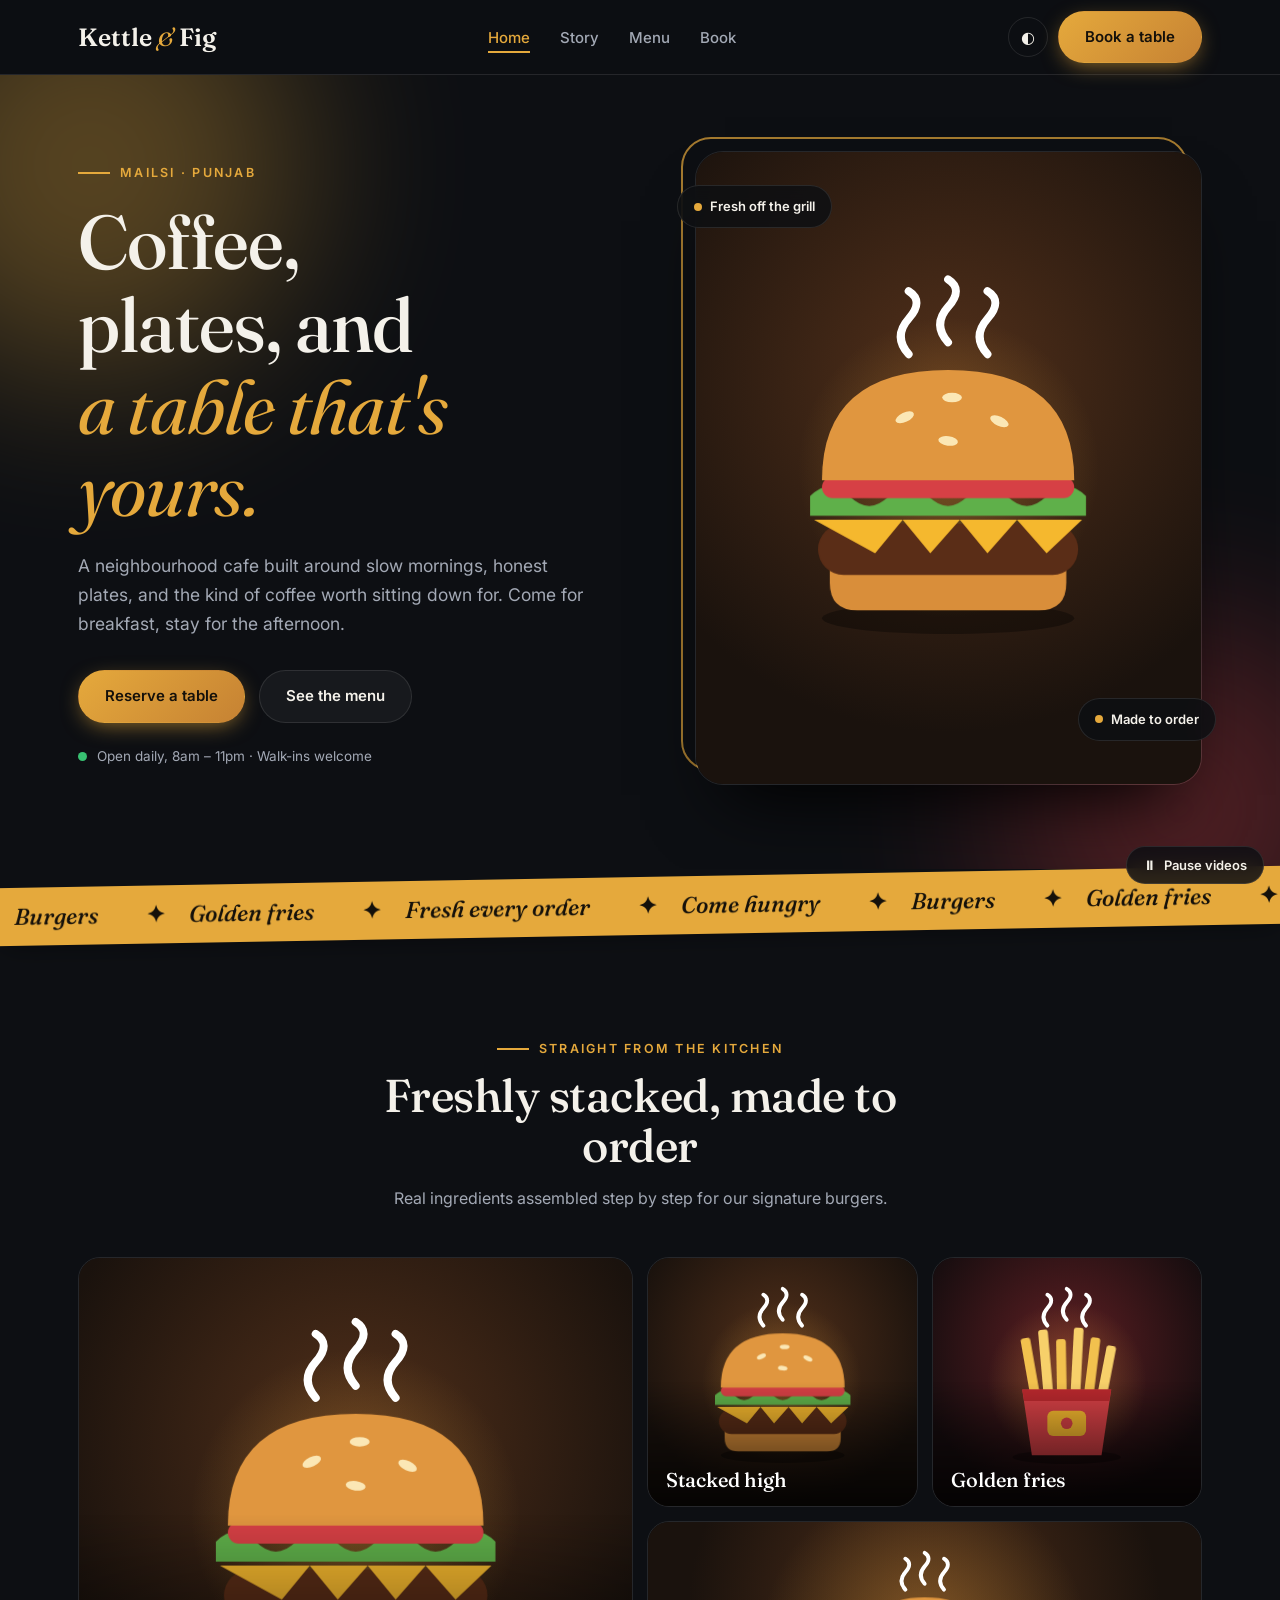
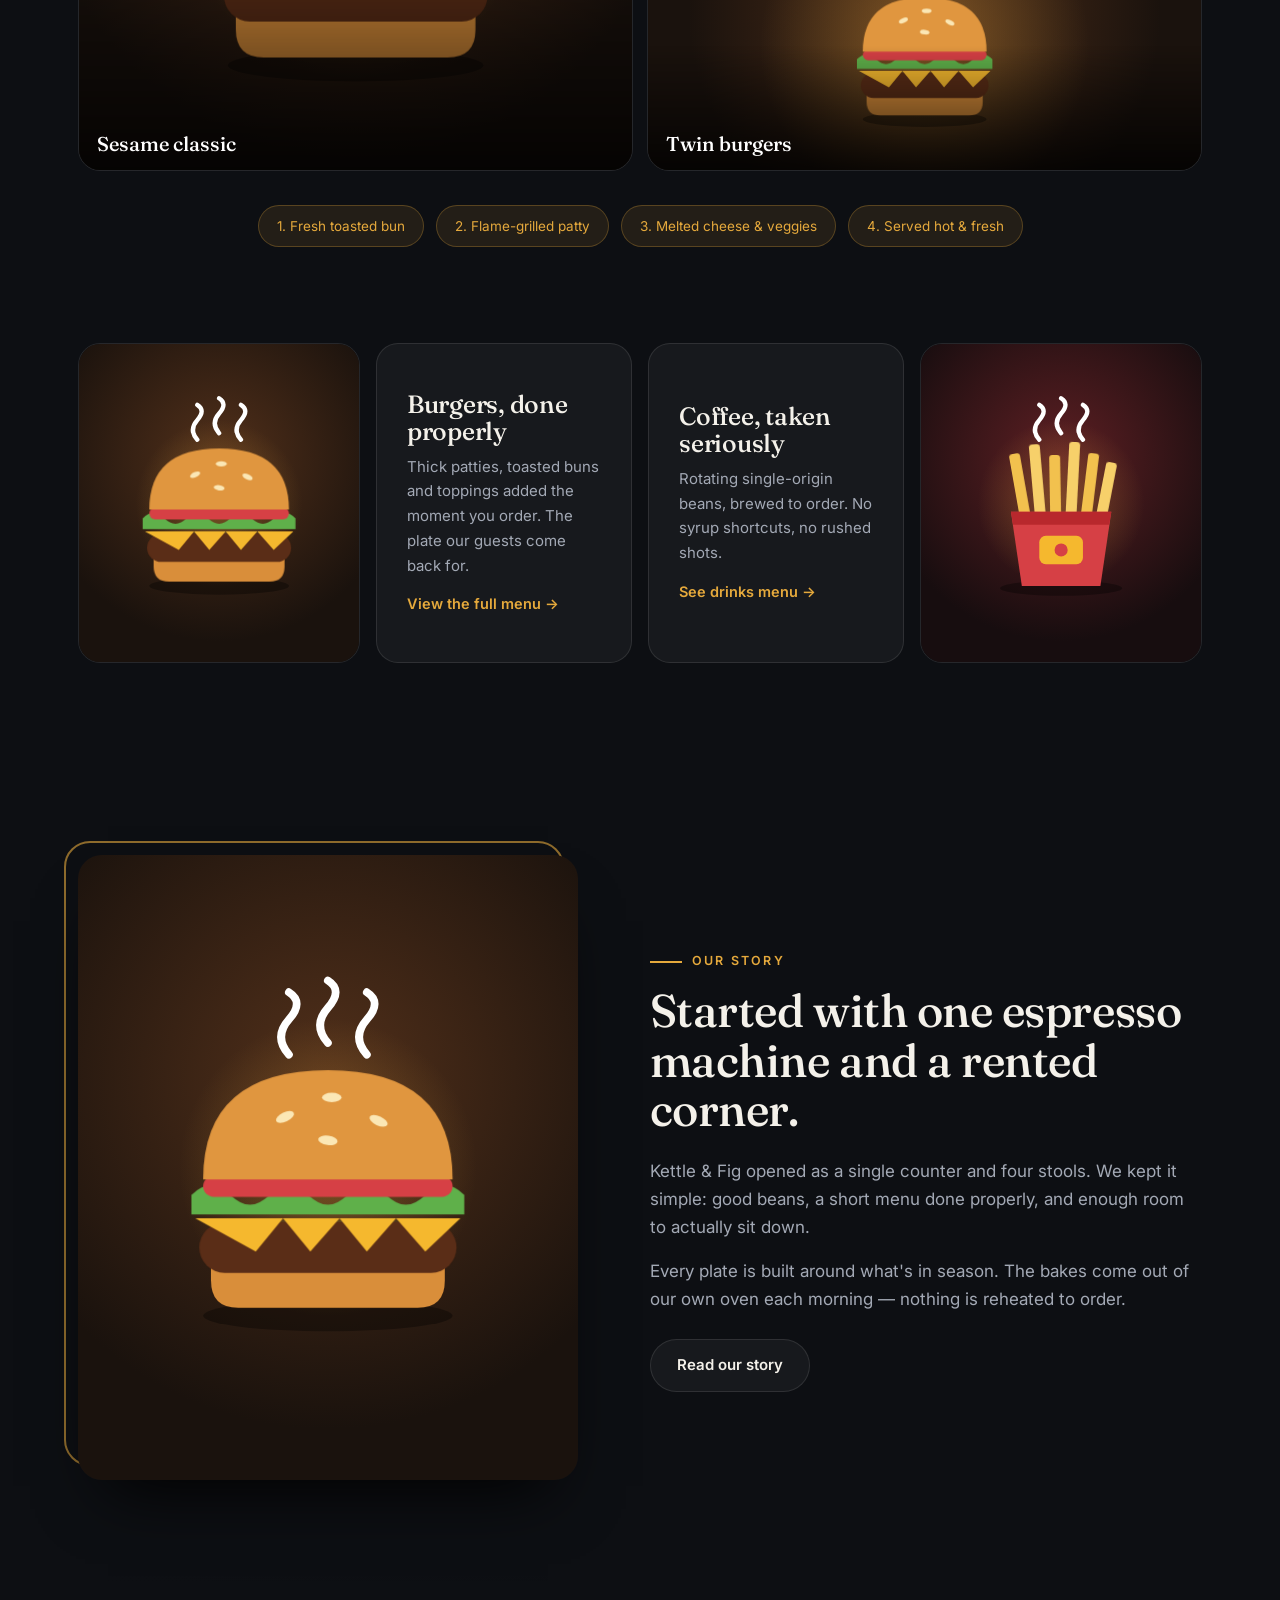
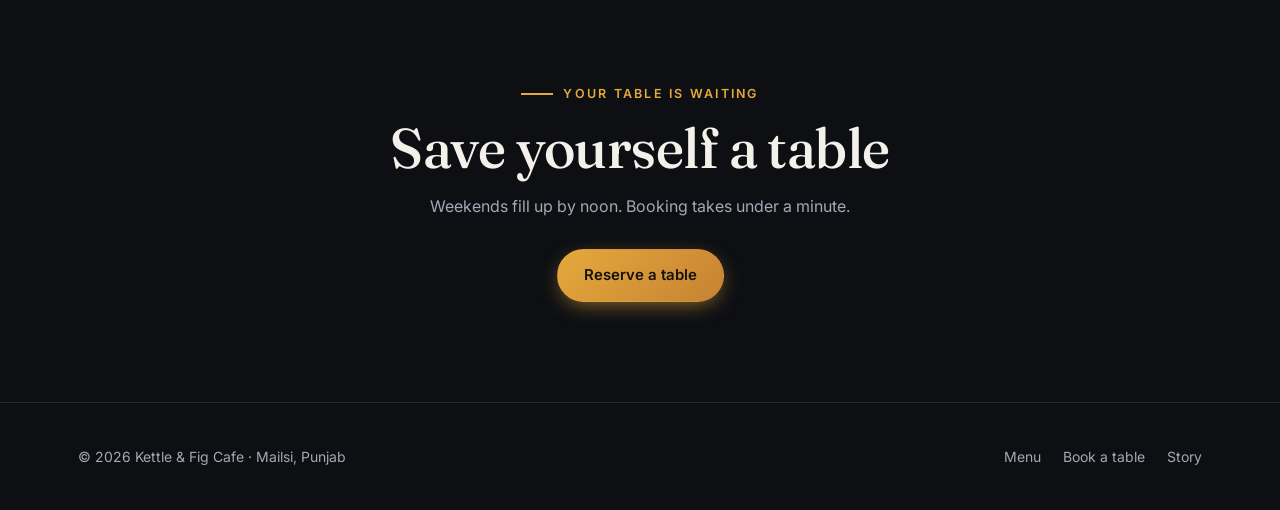
<file: index.html>
<!DOCTYPE html>
<html lang="en">
<head>
<meta charset="UTF-8">
<meta name="viewport" content="width=device-width, initial-scale=1.0, viewport-fit=cover">
<meta name="theme-color" content="#0d0f13">
<meta name="referrer" content="no-referrer">
<title>Kettle &amp; Fig — Coffee, plates, and a table that's yours</title>
<meta name="description" content="A neighbourhood cafe in Mailsi built around honest plates, fresh burgers and coffee worth sitting down for. Open daily, 8am – 11pm.">
<link rel="preconnect" href="https://fonts.googleapis.com">
<link rel="preconnect" href="https://fonts.gstatic.com" crossorigin>
<link href="https://fonts.googleapis.com/css2?family=Fraunces:ital,opsz,wght@0,9..144,500;0,9..144,600;1,9..144,400&family=Inter:wght@400;500;600;700&display=swap" rel="stylesheet">
<style>
:root{--bg:#0d0f13;--bg2:#14171d;--card:rgba(255,255,255,.045);--line:rgba(255,255,255,.1);--ink:#f4f1ea;--soft:#a3a9b5;--gold:#e5a93c;--gold2:#c68233;--red:#d64045;--ease:cubic-bezier(.2,.7,.2,1)}
:root[data-theme="light"]{--bg:#fbf7ef;--bg2:#f2ebdd;--card:rgba(0,0,0,.04);--line:rgba(0,0,0,.12);--ink:#1d1a16;--soft:#6a6358;--gold:#b9770e;--gold2:#8f5a08}
*{box-sizing:border-box}
html{scroll-behavior:smooth}
body{margin:0;background:var(--bg);color:var(--ink);font:16px/1.65 Inter,system-ui,sans-serif;-webkit-font-smoothing:antialiased;overflow-x:hidden}
h1,h2,h3{font-family:Fraunces,Georgia,serif;font-weight:500;line-height:1.08;margin:0;letter-spacing:-.01em}
a{color:inherit}
video{display:block;width:100%;height:100%;object-fit:cover;background:var(--bg2)}
.wrap{max-width:1180px;margin:0 auto;padding:0 28px}
:focus-visible{outline:2px solid var(--gold);outline-offset:3px}
::selection{background:var(--gold);color:#111}
#bar{position:fixed;top:0;left:0;height:3px;width:0;background:linear-gradient(90deg,var(--gold),var(--red));z-index:2000}

/* header */
header{position:sticky;top:0;z-index:1000;background:color-mix(in srgb,var(--bg) 78%,transparent);backdrop-filter:blur(14px);-webkit-backdrop-filter:blur(14px);border-bottom:1px solid var(--line)}
nav.wrap{display:flex;align-items:center;justify-content:space-between;height:74px}
.logo{font:600 25px Fraunces,serif;text-decoration:none;transition:text-shadow .3s}
.logo em{color:var(--gold);font-weight:400}
.logo:hover{text-shadow:0 0 18px color-mix(in srgb,var(--gold) 60%,transparent)}
.nav-links{display:flex;gap:30px;list-style:none;margin:0;padding:0}
.nav-links a{position:relative;text-decoration:none;color:var(--soft);font-size:15px;font-weight:500;padding:6px 0;transition:color .25s}
.nav-links a::after{content:"";position:absolute;left:0;bottom:0;height:2px;width:0;background:var(--gold);transition:width .3s}
.nav-links a:hover,.nav-links a.current{color:var(--gold)}
.nav-links a:hover::after,.nav-links a.current::after{width:100%}
.nav-r{display:flex;align-items:center;gap:10px}
.ib{width:40px;height:40px;border-radius:50%;border:1px solid var(--line);background:transparent;color:var(--ink);cursor:pointer;font-size:16px}
.ib:hover{border-color:var(--gold);color:var(--gold)}
.menu-btn{display:none}
.btn{position:relative;overflow:hidden;display:inline-flex;align-items:center;gap:8px;padding:13px 26px;border-radius:40px;font-weight:600;font-size:15px;text-decoration:none;border:1px solid transparent;cursor:pointer;transition:transform .3s var(--ease),box-shadow .3s}
.btn-gold{background:linear-gradient(135deg,var(--gold),var(--gold2));color:#14100a;box-shadow:0 6px 22px -6px color-mix(in srgb,var(--gold) 70%,transparent)}
.btn-gold:hover{transform:translateY(-3px);box-shadow:0 14px 30px -8px color-mix(in srgb,var(--gold) 80%,transparent)}
.btn-gold::after{content:"";position:absolute;top:0;left:-80%;width:50%;height:100%;background:linear-gradient(100deg,transparent,#fff7,transparent);transform:skewX(-20deg)}
.btn-gold:hover::after{animation:shine .8s}
@keyframes shine{to{left:140%}}
.btn-ghost{border-color:var(--line);background:var(--card);color:var(--ink)}
.btn-ghost:hover{border-color:var(--gold);color:var(--gold);transform:translateY(-3px)}

/* hero */
.hero{position:relative;isolation:isolate;overflow:hidden}
.blob{position:absolute;z-index:-1;border-radius:50%;filter:blur(90px);opacity:.34;animation:drift 16s ease-in-out infinite alternate}
.b1{width:420px;height:420px;background:var(--gold);top:-120px;left:-120px}
.b2{width:360px;height:360px;background:var(--red);bottom:-120px;right:-80px;animation-delay:-6s}
@keyframes drift{to{transform:translate(70px,50px) scale(1.2)}}
.hero .wrap{display:grid;grid-template-columns:1.05fr .95fr;gap:56px;align-items:center;padding-top:76px;padding-bottom:84px}
.eyebrow{display:inline-flex;align-items:center;gap:10px;color:var(--gold);font-size:12.5px;font-weight:600;letter-spacing:.18em;text-transform:uppercase}
.eyebrow::before{content:"";width:32px;height:2px;background:currentColor}
.hero h1{font-size:clamp(40px,6vw,76px);margin:18px 0 22px}
.hero h1 span{display:inline-block;opacity:0;transform:translateY(24px);animation:up .9s var(--ease) forwards}
.hero h1 span:nth-child(2){animation-delay:.1s}.hero h1 span:nth-child(3){animation-delay:.2s;color:var(--gold);font-style:italic;font-weight:400}
@keyframes up{to{opacity:1;transform:none}}
.hero-sub{max-width:48ch;color:var(--soft);font-size:17.5px}
.hero-cta{display:flex;gap:14px;flex-wrap:wrap;margin-top:32px}
.hero-note{margin-top:22px;font-size:13.5px;color:var(--soft);display:flex;align-items:center;gap:10px}
.hero-note i{width:9px;height:9px;border-radius:50%;background:#38c172;animation:pulse 1.8s infinite}
@keyframes pulse{50%{opacity:.3;transform:scale(1.6)}}
.hero-media{position:relative;aspect-ratio:4/5;animation:bob 7s ease-in-out infinite}
@keyframes bob{50%{transform:translateY(-12px)}}
.hero-media::before{content:"";position:absolute;inset:-14px 14px 14px -14px;border:2px solid var(--gold);border-radius:30px;opacity:.7}
.hero-media .vid{position:absolute;inset:0;border-radius:28px;overflow:hidden;box-shadow:0 40px 70px -30px #000;border:1px solid var(--line)}
.chip{position:absolute;z-index:3;background:color-mix(in srgb,var(--bg) 82%,transparent);backdrop-filter:blur(10px);-webkit-backdrop-filter:blur(10px);border:1px solid var(--line);border-radius:30px;padding:10px 16px;font-size:13px;font-weight:600;display:flex;align-items:center;gap:8px}
.chip i{width:8px;height:8px;border-radius:50%;background:var(--gold)}
.c1{left:-18px;top:34px;animation:bob 6s ease-in-out infinite -2s}.c2{right:-14px;bottom:44px;animation:bob 5s ease-in-out infinite -1s}

/* marquee */
.marquee{background:var(--gold);color:#14100a;overflow:hidden;white-space:nowrap;transform:rotate(-1deg);margin:8px -10px 0;box-shadow:0 10px 30px -12px #0008}
.marquee div{display:inline-block;padding:15px 0;font:italic 500 23px Fraunces,serif;animation:mq 32s linear infinite}
.marquee span{margin:0 24px}.marquee b{font-style:normal;margin-left:24px}
@keyframes mq{to{transform:translateX(-50%)}}

section.s{padding:96px 0}
.head{max-width:620px;margin:0 auto 46px;text-align:center}
.head h2{font-size:clamp(30px,4vw,46px);margin:12px 0 14px}
.head p{color:var(--soft);margin:0}

/* showcase bento */
.bento{display:grid;grid-template-columns:repeat(4,1fr);grid-auto-rows:clamp(150px,21vw,250px);gap:14px}
.tile{position:relative;overflow:hidden;border-radius:22px;border:1px solid var(--line);isolation:isolate;transition:border-color .4s,box-shadow .4s}
.tile:nth-child(1){grid-column:span 2;grid-row:span 2}.tile:nth-child(4){grid-column:span 2}
.tile video{transition:transform 1s var(--ease)}
.tile:hover{border-color:var(--gold);box-shadow:0 20px 50px -20px color-mix(in srgb,var(--gold) 50%,transparent)}
.tile:hover video{transform:scale(1.08)}
.tile::after{content:"";position:absolute;inset:0;z-index:1;background:linear-gradient(180deg,transparent 50%,rgba(0,0,0,.78))}
.tile span{position:absolute;z-index:2;left:18px;bottom:14px;font:500 20px Fraunces,serif;color:#fff}
.steps{display:flex;justify-content:center;gap:12px;flex-wrap:wrap;margin-top:34px}
.steps span{font-size:13.5px;color:var(--gold);background:color-mix(in srgb,var(--gold) 10%,transparent);border:1px solid color-mix(in srgb,var(--gold) 28%,transparent);padding:9px 18px;border-radius:30px}

/* feature strip */
.fs{display:grid;grid-template-columns:1.1fr 1fr 1fr 1.1fr;gap:16px}
.fv{border-radius:22px;overflow:hidden;min-height:320px;border:1px solid var(--line);display:block}
.fv video{transition:transform .9s var(--ease)}.fv:hover video{transform:scale(1.07)}
.fc{border-radius:22px;background:var(--card);border:1px solid var(--line);padding:30px;display:flex;flex-direction:column;justify-content:center;transition:transform .4s,border-color .4s,box-shadow .4s}
.fc:hover{transform:translateY(-8px);border-color:var(--gold);box-shadow:0 18px 40px -18px #000}
.fc h3{font-size:25px;margin-bottom:10px}.fc p{color:var(--soft);margin:0 0 14px;font-size:15px}
.fc a{color:var(--gold);text-decoration:none;font-weight:600;font-size:14.5px}

/* story */
.story .wrap{display:grid;grid-template-columns:.95fr 1.05fr;gap:72px;align-items:center}
.sp{position:relative;aspect-ratio:4/5}
.sp::before{content:"";position:absolute;inset:-14px 14px 14px -14px;border:2px solid var(--gold);border-radius:26px;opacity:.6}
.sp .vid{position:absolute;inset:0;border-radius:24px;overflow:hidden;box-shadow:0 36px 64px -30px #000}
.story h2{font-size:clamp(30px,3.8vw,46px);margin:14px 0 22px}
.story p{color:var(--soft);font-size:17px;margin:0 0 16px}

/* cta */
.cta{position:relative;isolation:isolate;overflow:hidden;padding:100px 0;text-align:center}
.cta video{position:absolute;inset:0;z-index:-2;opacity:.4}
.cta::before{content:"";position:absolute;inset:0;z-index:-1;background:radial-gradient(circle at 50% 40%,transparent 0,var(--bg) 85%)}
.cta h2{font-size:clamp(32px,4.6vw,56px);margin:14px 0}
.cta p{color:var(--soft);margin:0 auto 30px;max-width:44ch}

footer{border-top:1px solid var(--line);padding:42px 0}
footer .wrap{display:flex;justify-content:space-between;align-items:center;flex-wrap:wrap;gap:16px}
footer p{margin:0;color:var(--soft);font-size:14px}
.fl{display:flex;gap:22px;list-style:none;padding:0;margin:0;font-size:14px}.fl a{text-decoration:none;color:var(--soft)}.fl a:hover{color:var(--gold)}

.motion{position:fixed;right:16px;bottom:calc(16px + env(safe-area-inset-bottom,0px));z-index:1500;display:flex;gap:8px;align-items:center;padding:10px 16px;border-radius:30px;border:1px solid var(--line);background:color-mix(in srgb,var(--bg) 85%,transparent);backdrop-filter:blur(10px);-webkit-backdrop-filter:blur(10px);color:var(--ink);font:600 13px Inter,sans-serif;cursor:pointer}
video.stalled{animation:kb 14s ease-in-out infinite alternate!important}
@keyframes kb{to{transform:scale(1.14) translate(-1.5%,-1%)}}
.rv{opacity:0;transform:translateY(34px);transition:opacity .8s var(--ease),transform .8s var(--ease)}
.rv.in{opacity:1;transform:none}

@media(max-width:900px){
 .hero .wrap,.story .wrap{grid-template-columns:1fr;gap:44px}
 .hero .wrap{padding-top:44px}
 .hero-media{max-width:440px;margin:0 auto;width:100%}
 .fs{grid-template-columns:1fr 1fr}.fv{min-height:240px}
 section.s{padding:68px 0}
}
@media(max-width:820px){
 .menu-btn{display:block}.nav-r .btn{display:none}
 .nav-links{display:none;position:absolute;left:0;right:0;top:74px;flex-direction:column;gap:0;padding:6px 28px 16px;background:var(--bg);border-bottom:1px solid var(--line)}
 .nav-links.open{display:flex}.nav-links a{display:block;padding:14px 0;font-size:17px;border-bottom:1px solid var(--line)}.nav-links a::after{display:none}
}
@media(max-width:620px){
 .wrap{padding:0 18px}
 .bento{grid-template-columns:1fr 1fr;grid-auto-rows:44vw;gap:10px}.tile:nth-child(1){grid-column:span 2;grid-row:span 1}.tile span{font-size:16px}
 .fs{grid-template-columns:1fr}.c1{left:-6px}.c2{right:-6px}
 .hero-cta .btn{flex:1;justify-content:center}.marquee div{font-size:19px}
 .motion span+span{display:none}
}
@media(prefers-reduced-motion:reduce){.blob,.hero-media,.chip,.marquee div,.hero-note i{animation:none!important}.hero h1 span,.rv{opacity:1;transform:none}}

/* ===== animated food scenes (always play; real footage fades in on top) ===== */
video{position:absolute;inset:0;background:transparent;opacity:0;transition:opacity .7s}
video.on{opacity:1}
.cta video{opacity:.4}
.fv{position:relative}
video.stalled{animation:none!important}
.scene{position:absolute;inset:0;display:grid;place-items:center;overflow:hidden;background:radial-gradient(circle at 50% 36%,#52301a 0,#1a120d 74%)}
.scene.fries{background:radial-gradient(circle at 50% 36%,#5e1f23 0,#170d0f 74%)}
.scene::before{content:"";position:absolute;width:62%;aspect-ratio:1;border-radius:50%;background:radial-gradient(circle,#e5a93c55,transparent 68%);animation:glow 3.4s ease-in-out infinite alternate}
@keyframes glow{to{transform:scale(1.25);opacity:.55}}
.scene svg{position:relative;width:78%;height:78%;transition:opacity .5s}
.scene svg.out{opacity:0}
.scene .L,.scene .F{opacity:0}
.scene svg.go .L{animation:drop .85s cubic-bezier(.3,1.5,.5,1) both;animation-delay:var(--d)}
.scene svg.go .F{animation:pop .8s cubic-bezier(.3,1.5,.5,1) both;animation-delay:var(--d)}
@keyframes drop{from{transform:translateY(-150px);opacity:0}to{transform:none;opacity:1}}
@keyframes pop{from{transform:translateY(80px);opacity:0}to{transform:none;opacity:1}}
.scene .sm{animation:steam 3s ease-in-out infinite;animation-delay:var(--d)}
@keyframes steam{0%{transform:translateY(8px);opacity:0}35%{opacity:.7}100%{transform:translateY(-16px);opacity:0}}
.paused .scene *,.paused .scene::before{animation-play-state:paused!important}
@media(prefers-reduced-motion:reduce){.scene .sm,.scene::before{animation:none!important}.scene svg.go .L,.scene svg.go .F{animation:none!important;opacity:1}}
</style>
</head>
<body>
<div id="bar"></div>

<header>
  <nav class="wrap">
    <a href="index.html" class="logo">Kettle <em>&amp;</em> Fig</a>
    <ul class="nav-links" id="links">
      <li><a href="index.html" class="current">Home</a></li>
      <li><a href="about.html">Story</a></li>
      <li><a href="menu.html">Menu</a></li>
      <li><a href="booking.html">Book</a></li>
    </ul>
    <div class="nav-r">
      <button class="ib" id="theme" aria-label="Toggle light / dark mode">◐</button>
      <a href="booking.html" class="btn btn-gold">Book a table</a>
      <button class="ib menu-btn" id="menuBtn" aria-label="Open menu" aria-expanded="false" aria-controls="links">☰</button>
    </div>
  </nav>
</header>

<main>
  <!-- HERO -->
  <section class="hero">
    <span class="blob b1"></span><span class="blob b2"></span>
    <div class="wrap">
      <div>
        <span class="eyebrow">Mailsi · Punjab</span>
        <h1><span>Coffee,</span> <span>plates, and</span> <span>a table that's yours.</span></h1>
        <p class="hero-sub">A neighbourhood cafe built around slow mornings, honest plates, and the kind of coffee worth sitting down for. Come for breakfast, stay for the afternoon.</p>
        <div class="hero-cta">
          <a href="booking.html" class="btn btn-gold">Reserve a table</a>
          <a href="menu.html" class="btn btn-ghost">See the menu</a>
        </div>
        <p class="hero-note"><i></i>Open daily, 8am – 11pm · Walk-ins welcome</p>
      </div>
      <div class="hero-media">
        <div class="vid"><video data-v="14010" data-s="burger" data-t="0" aria-label="Double burger with fries"></video></div>
        <div class="chip c1"><i></i>Fresh off the grill</div>
        <div class="chip c2"><i></i>Made to order</div>
      </div>
    </div>
  </section>

  <div class="marquee" aria-hidden="true"><div id="mq"><span>Burgers</span><b>✦</b><span>Golden fries</span><b>✦</b><span>Fresh every order</span><b>✦</b><span>Come hungry</span><b>✦</b></div></div>

  <!-- SHOWCASE -->
  <section class="s">
    <div class="wrap">
      <div class="head rv">
        <span class="eyebrow">Straight from the kitchen</span>
        <h2>Freshly stacked, made to order</h2>
        <p>Real ingredients assembled step by step for our signature burgers.</p>
      </div>
      <div class="bento">
        <div class="tile rv"><video data-v="3553" data-s="burger" data-t="0" aria-label="Burger with black sesame"></video><span>Sesame classic</span></div>
        <div class="tile rv" style="transition-delay:.08s"><video data-v="3538" data-s="burger" data-t="0" aria-label="Burgers in detail"></video><span>Stacked high</span></div>
        <div class="tile rv" style="transition-delay:.16s"><video data-v="47159" data-s="fries" data-t="3" aria-label="Fries falling next to a burger"></video><span>Golden fries</span></div>
        <div class="tile rv" style="transition-delay:.24s"><video data-v="3536" data-s="burger" data-t="0" aria-label="Pair of burgers"></video><span>Twin burgers</span></div>
      </div>
      <div class="steps rv"><span>1. Fresh toasted bun</span><span>2. Flame-grilled patty</span><span>3. Melted cheese &amp; veggies</span><span>4. Served hot &amp; fresh</span></div>
    </div>
  </section>

  <!-- FEATURES -->
  <section class="s" style="padding-top:0">
    <div class="wrap">
      <div class="fs">
        <a href="menu.html" class="fv rv"><video data-v="47191" data-s="burger" data-t="4" aria-label="Cheeseburger on a dark background"></video></a>
        <div class="fc rv" style="transition-delay:.08s">
          <h3>Burgers, done properly</h3>
          <p>Thick patties, toasted buns and toppings added the moment you order. The plate our guests come back for.</p>
          <a href="menu.html">View the full menu →</a>
        </div>
        <div class="fc rv" style="transition-delay:.16s">
          <h3>Coffee, taken seriously</h3>
          <p>Rotating single-origin beans, brewed to order. No syrup shortcuts, no rushed shots.</p>
          <a href="menu.html">See drinks menu →</a>
        </div>
        <a href="menu.html" class="fv rv" style="transition-delay:.24s"><video data-v="24105" data-s="fries" data-t="0" aria-label="Hamburger and fries close up"></video></a>
      </div>
    </div>
  </section>

  <!-- STORY -->
  <section class="s story">
    <div class="wrap">
      <div class="sp rv"><div class="vid"><video data-v="3537" data-s="burger" data-t="0" aria-label="Chicken burger with french fries"></video></div></div>
      <div class="rv" style="transition-delay:.1s">
        <span class="eyebrow">Our story</span>
        <h2>Started with one espresso machine and a rented corner.</h2>
        <p>Kettle &amp; Fig opened as a single counter and four stools. We kept it simple: good beans, a short menu done properly, and enough room to actually sit down.</p>
        <p>Every plate is built around what's in season. The bakes come out of our own oven each morning — nothing is reheated to order.</p>
        <a href="about.html" class="btn btn-ghost" style="margin-top:10px;margin-left:0">Read our story</a>
      </div>
    </div>
  </section>

  <!-- CTA -->
  <section class="cta">
    <video data-v="3532" data-t="0" aria-hidden="true"></video>
    <div class="wrap rv">
      <span class="eyebrow">Your table is waiting</span>
      <h2>Save yourself a table</h2>
      <p>Weekends fill up by noon. Booking takes under a minute.</p>
      <a href="booking.html" class="btn btn-gold">Reserve a table</a>
    </div>
  </section>
</main>

<footer>
  <div class="wrap">
    <p>© 2026 Kettle &amp; Fig Cafe · Mailsi, Punjab</p>
    <ul class="fl"><li><a href="menu.html">Menu</a></li><li><a href="booking.html">Book a table</a></li><li><a href="about.html">Story</a></li></ul>
  </div>
</footer>

<button class="motion" id="motion" aria-pressed="false" aria-label="Pause videos"><span id="mi">⏸</span><span id="mt">Pause videos</span></button>

<script>
// Build every <video> from its Mixkit id (720p first, 360p fallback)
document.querySelectorAll('video[data-v]').forEach(function(v){
  var id=v.dataset.v,b='https://assets.mixkit.co/videos/'+id+'/'+id;
  v.muted=true;v.loop=true;v.setAttribute('playsinline','');v.setAttribute('muted','');v.preload='none';
  v.poster=b+'-thumb-360-'+v.dataset.t+'.jpg';v.setAttribute('data-play','');
  v.innerHTML='<source src="'+b+'-720.mp4" type="video/mp4"><source src="'+b+'-360.mp4" type="video/mp4">';
});


// Animated food scenes (illustrated, loop forever, no people)
var STEAM='<g fill="none" stroke="#fff" stroke-width="4" stroke-linecap="round"><path class="sm" style="--d:0s" d="M80 42q-8-9 0-18t0-14"/><path class="sm" style="--d:.9s" d="M100 36q-8-9 0-18t0-14"/><path class="sm" style="--d:1.7s" d="M120 42q-8-9 0-18t0-14"/></g>';
var SC={
 burger:'<svg viewBox="0 0 200 200" aria-hidden="true"><ellipse cx="100" cy="176" rx="64" ry="8" fill="#000" opacity=".35"/>'+STEAM+
  '<g class="L" style="--d:0s"><path d="M40 150h120v8q0 14-14 14H54q-14 0-14-14z" fill="#d98e3a"/></g>'+
  '<g class="L" style="--d:.35s"><rect x="34" y="128" width="132" height="26" rx="13" fill="#5a2d17"/></g>'+
  '<g class="L" style="--d:.7s"><path d="M32 126h136l-18 17-15-17-15 17-14-17-15 17-14-17-14 17z" fill="#f5b82e"/></g>'+
  '<g class="L" style="--d:1.05s"><path d="M30 114q10-10 20 0t20 0 20 0 20 0 20 0 20 0 20 0v10H30z" fill="#5fb04a"/></g>'+
  '<g class="L" style="--d:1.4s"><rect x="36" y="104" width="128" height="11" rx="5.5" fill="#d64045"/></g>'+
  '<g class="L" style="--d:1.8s"><path d="M36 106Q36 50 100 50Q164 50 164 106z" fill="#e0963f"/><g fill="#fbe7b5"><ellipse cx="78" cy="74" rx="5" ry="2.4" transform="rotate(-25 78 74)"/><ellipse cx="102" cy="64" rx="5" ry="2.4"/><ellipse cx="126" cy="76" rx="5" ry="2.4" transform="rotate(25 126 76)"/><ellipse cx="100" cy="86" rx="5" ry="2.4" transform="rotate(8 100 86)"/></g></g></svg>',
 fries:'<svg viewBox="0 0 200 200" aria-hidden="true"><ellipse cx="100" cy="178" rx="56" ry="7" fill="#000" opacity=".35"/>'+STEAM+
  '<g transform="rotate(-10 67 112)"><rect class="F" style="--d:.1s" x="62" y="54" width="10" height="66" rx="3" fill="#f2c14e"/></g>'+
  '<g transform="rotate(-5 81 112)"><rect class="F" style="--d:.25s" x="76" y="46" width="10" height="74" rx="3" fill="#f7d06a"/></g>'+
  '<g transform="rotate(-1 95 112)"><rect class="F" style="--d:.4s" x="90" y="56" width="10" height="64" rx="3" fill="#f2c14e"/></g>'+
  '<g transform="rotate(3 109 112)"><rect class="F" style="--d:.55s" x="104" y="44" width="10" height="76" rx="3" fill="#f7d06a"/></g>'+
  '<g transform="rotate(7 123 112)"><rect class="F" style="--d:.7s" x="118" y="54" width="10" height="66" rx="3" fill="#f2c14e"/></g>'+
  '<g transform="rotate(11 137 112)"><rect class="F" style="--d:.85s" x="132" y="62" width="10" height="58" rx="3" fill="#f7d06a"/></g>'+
  '<path d="M54 108h92l-10 68H64z" fill="#d64045"/><path d="M54 108h92l-2 12H56z" fill="#b8282d"/><rect x="80" y="130" width="40" height="26" rx="6" fill="#f5b82e"/><circle cx="100" cy="143" r="6" fill="#d64045"/></svg>'
};
document.querySelectorAll('video[data-s]').forEach(function(v){
  var d=document.createElement('div');d.className='scene '+v.dataset.s;d.innerHTML=SC[v.dataset.s];
  v.parentNode.insertBefore(d,v);
});
function restart(){
  if(document.hidden||document.documentElement.classList.contains('paused'))return;
  var all=document.querySelectorAll('.scene svg');
  all.forEach(function(x){x.classList.add('out');});
  setTimeout(function(){all.forEach(function(x){x.classList.remove('out','go');void x.getBoundingClientRect();x.classList.add('go');});},520);
}
document.querySelectorAll('.scene svg').forEach(function(x){x.classList.add('go');});
setInterval(restart,7500);

// Theme
(function(){var r=document.documentElement,b=document.getElementById('theme');
 try{var s=localStorage.getItem('kf-theme');if(s)r.setAttribute('data-theme',s);}catch(e){}
 b.addEventListener('click',function(){var n=r.getAttribute('data-theme')==='light'?'dark':'light';r.setAttribute('data-theme',n);try{localStorage.setItem('kf-theme',n);}catch(e){}});})();

// Mobile menu
(function(){var b=document.getElementById('menuBtn'),l=document.getElementById('links');
 function set(o){l.classList.toggle('open',o);b.setAttribute('aria-expanded',o);b.textContent=o?'✕':'☰';}
 b.addEventListener('click',function(){set(!l.classList.contains('open'));});
 l.addEventListener('click',function(e){if(e.target.tagName==='A')set(false);});
 addEventListener('keydown',function(e){if(e.key==='Escape')set(false);});})();

// Marquee loop + scroll progress + reveal
(function(){var m=document.getElementById('mq');m.innerHTML+=m.innerHTML;m.innerHTML+=m.innerHTML;
 var bar=document.getElementById('bar');
 addEventListener('scroll',function(){var h=document.documentElement;bar.style.width=(h.scrollTop/(h.scrollHeight-h.clientHeight)*100)+'%';},{passive:true});
 var items=document.querySelectorAll('.rv');
 if(!('IntersectionObserver' in window)){items.forEach(function(e){e.classList.add('in');});return;}
 var io=new IntersectionObserver(function(en){en.forEach(function(x){if(x.isIntersecting){x.target.classList.add('in');io.unobserve(x.target);}});},{threshold:.15});
 items.forEach(function(e){io.observe(e);});})();

// Videos behave like GIFs: muted, looping, playing while visible
(function(){
 var vids=[].slice.call(document.querySelectorAll('video[data-play]')),paused=false;
 function play(v){v.muted=true;var p=v.play();if(p&&p.catch)p.catch(function(){});}
 vids.forEach(function(v){
  v.addEventListener('playing',function(){v.classList.add('on');});
  v.addEventListener('canplay',function(){if(!paused&&v._vis)play(v);});
  v.addEventListener('error',function(){v.classList.add('stalled');},true);
  setTimeout(function(){if(v.readyState<2&&!v.currentTime)v.classList.add('stalled');},5000);
 });
 var io=('IntersectionObserver' in window)?new IntersectionObserver(function(en){en.forEach(function(x){
  var v=x.target;v._vis=x.isIntersecting;if(x.isIntersecting){if(!paused)play(v);}else{v.pause();}});},{threshold:.2}):null;
 vids.forEach(function(v){if(io)io.observe(v);else{v._vis=true;play(v);}});
 ['touchstart','click','scroll'].forEach(function(ev){addEventListener(ev,function(){if(!paused)vids.forEach(function(v){if(v._vis&&v.paused)play(v);});},{once:true,passive:true});});
 var b=document.getElementById('motion'),i=document.getElementById('mi'),t=document.getElementById('mt');
 b.addEventListener('click',function(){paused=!paused;document.documentElement.classList.toggle('paused',paused);vids.forEach(function(v){if(paused)v.pause();else if(v._vis)play(v);});
  i.textContent=paused?'▶':'⏸';t.textContent=paused?'Play videos':'Pause videos';b.setAttribute('aria-pressed',paused);b.setAttribute('aria-label',paused?'Play videos':'Pause videos');});
})();
</script>
</body>
</html>
</file>
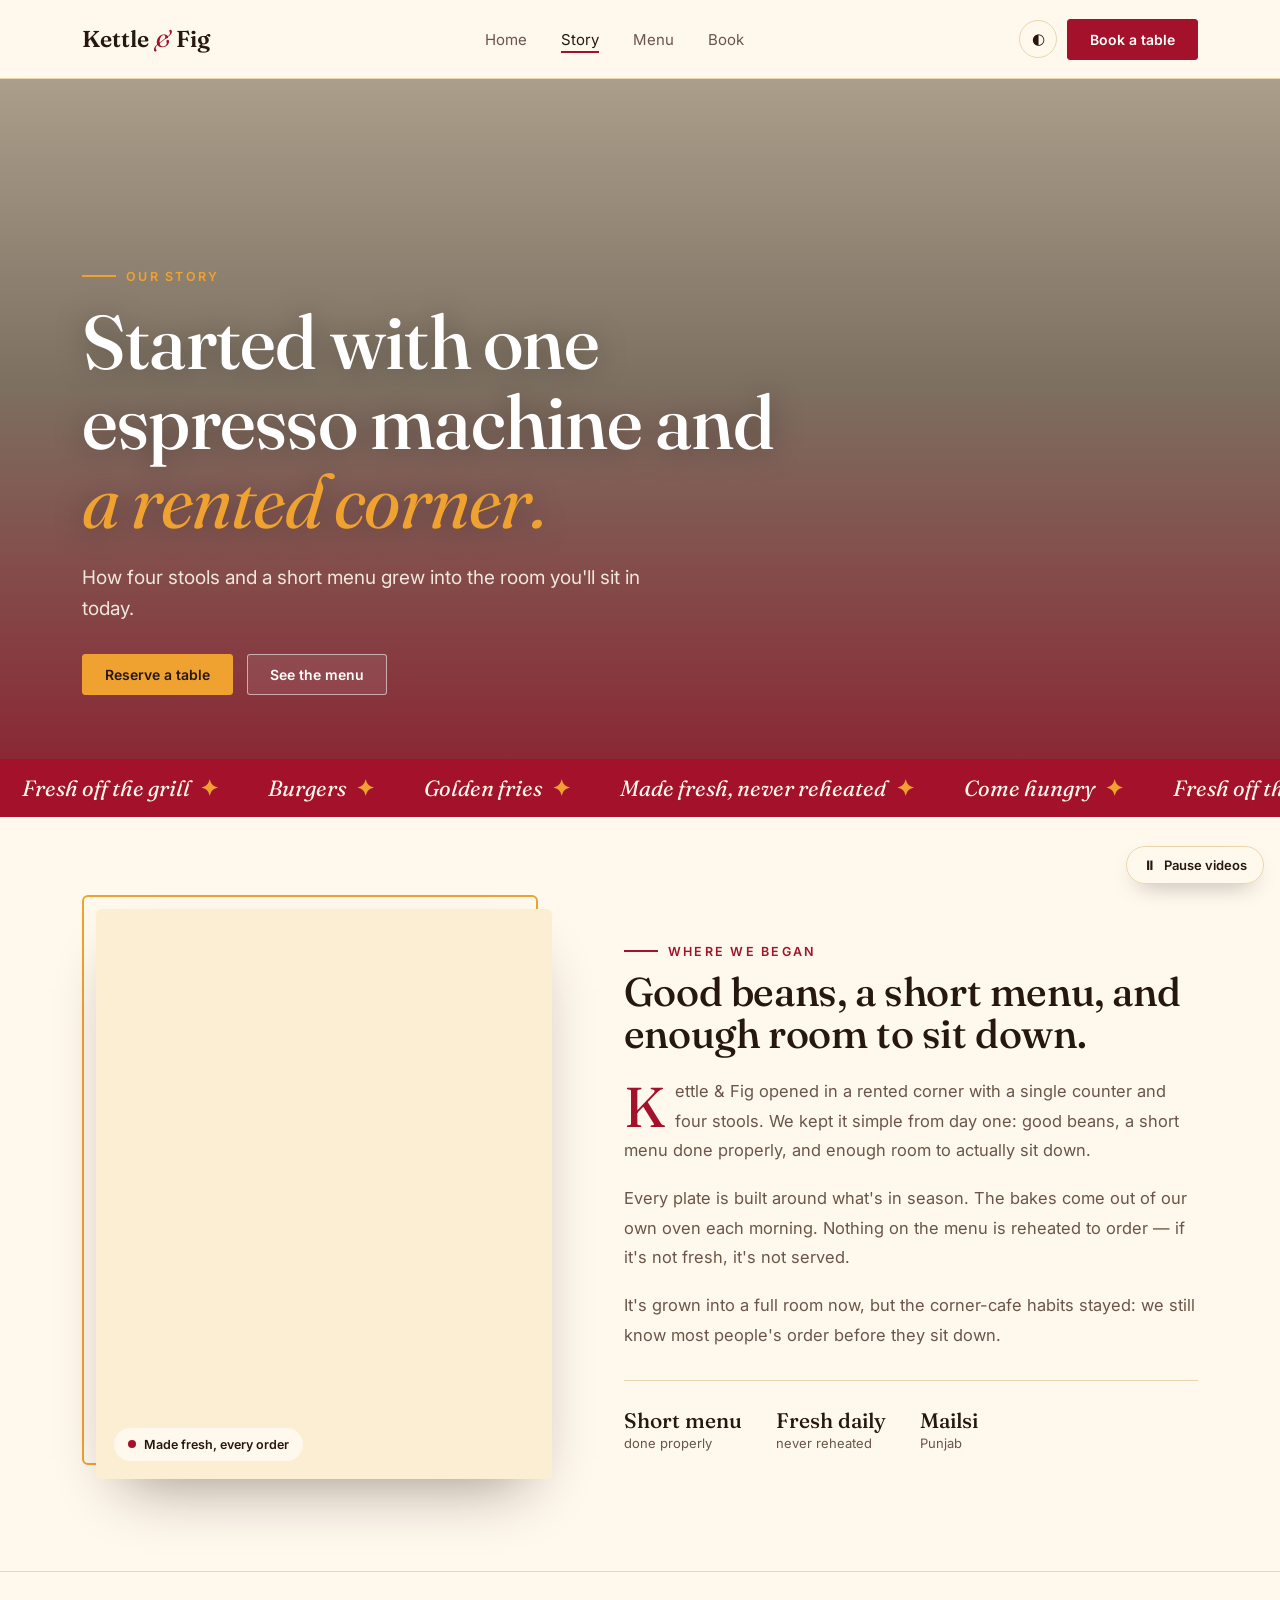
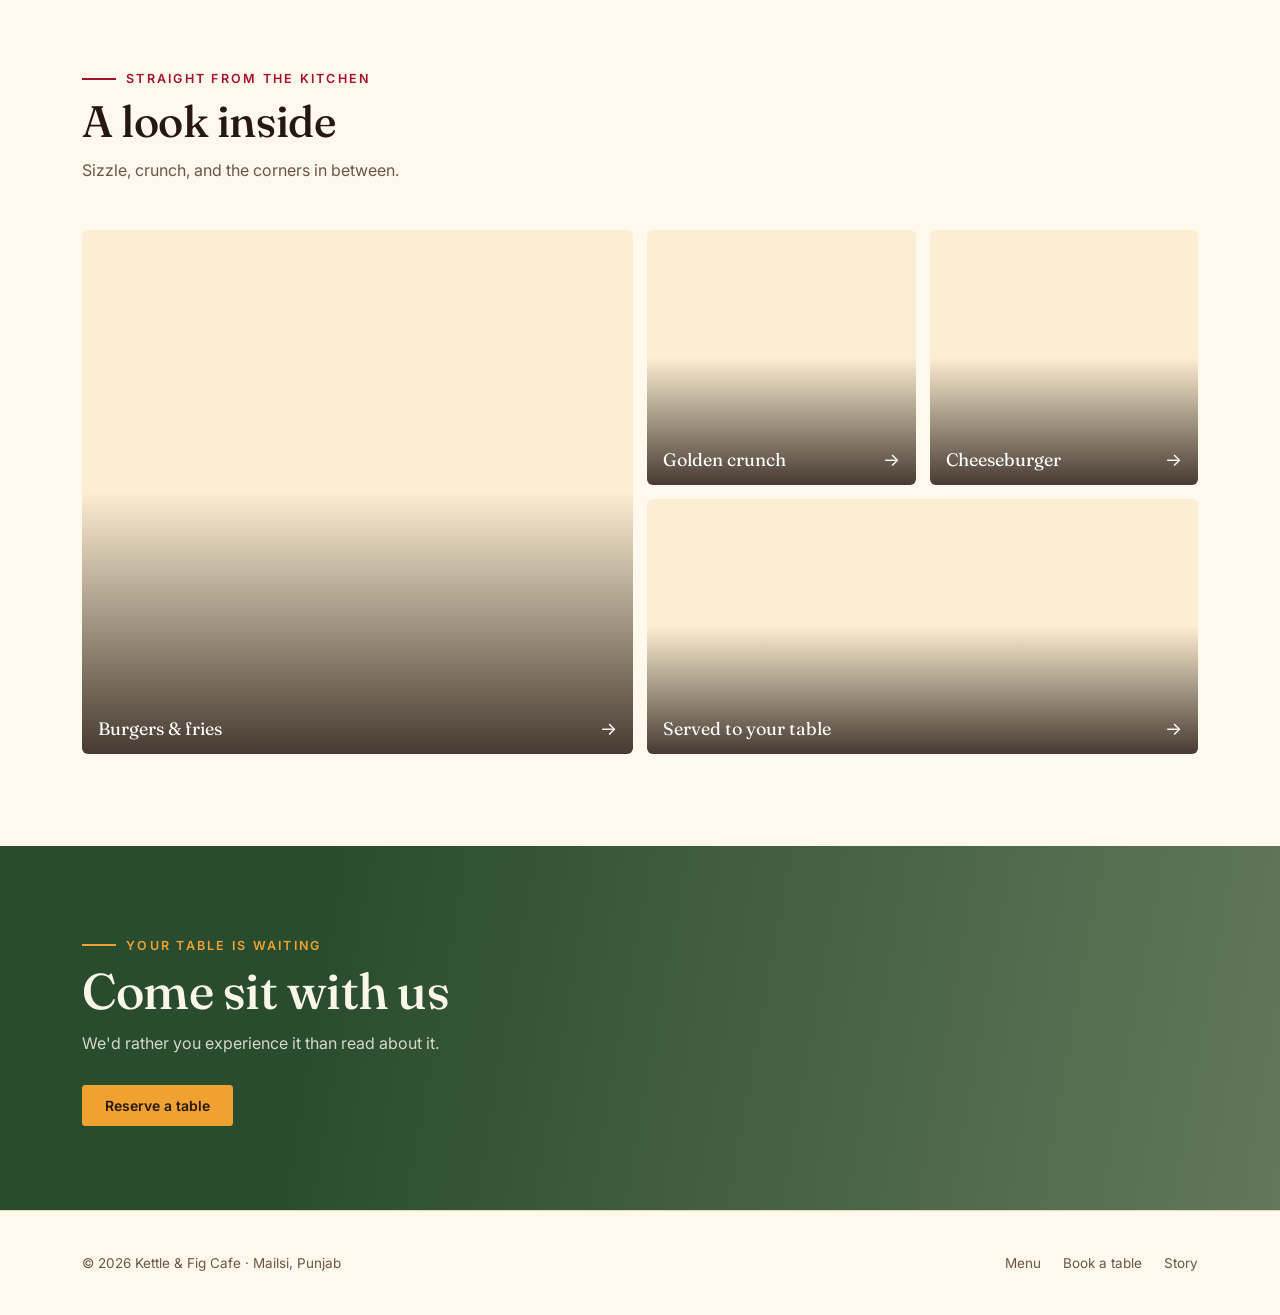
<file: about.html>
<!DOCTYPE html>
<html lang="en">
<head>
<meta charset="UTF-8">
<meta name="viewport" content="width=device-width, initial-scale=1.0, viewport-fit=cover">
<meta name="theme-color" content="#A3122A">
<meta name="referrer" content="no-referrer">
<title>Our Story — Kettle &amp; Fig</title>
<meta name="description" content="How Kettle &amp; Fig grew from one counter and four stools into the room you'll sit in today.">
<style>
@import url('https://fonts.googleapis.com/css2?family=Fraunces:ital,opsz,wght@0,9..144,300;0,9..144,500;0,9..144,600;0,9..144,700;1,9..144,400&family=Inter:wght@400;500;600;700&display=swap');

:root{
  --cream:#FFF8ED;--cream-raised:#FCEED2;--ink:#271711;--ink-soft:#6B5548;
  --maroon:#A3122A;--maroon-deep:#7A0D1F;--marigold:#EFA22F;--marigold-deep:#C97F16;
  --mehndi:#3F6D44;--mehndi-deep:#2A4C2E;--line:#E8D6AE;--gold:#B2812A;
  --ease:cubic-bezier(.2,.7,.2,1);
}
@media (prefers-color-scheme: dark){
  :root:not([data-theme="light"]){
    --cream:#1B120E;--cream-raised:#241812;--ink:#F5E9D8;--ink-soft:#CBB39C;
    --maroon:#E9536C;--maroon-deep:#F2778C;--marigold:#F3B85B;--marigold-deep:#F7CA84;
    --mehndi:#7FAE83;--mehndi-deep:#9AC49D;--line:#3B2C21;--gold:#D9A94B;
  }
}
:root[data-theme="dark"]{
  --cream:#1B120E;--cream-raised:#241812;--ink:#F5E9D8;--ink-soft:#CBB39C;
  --maroon:#E9536C;--maroon-deep:#F2778C;--marigold:#F3B85B;--marigold-deep:#F7CA84;
  --mehndi:#7FAE83;--mehndi-deep:#9AC49D;--line:#3B2C21;--gold:#D9A94B;
}

*{box-sizing:border-box;}
html{scroll-behavior:smooth;}
body{margin:0;background:var(--cream);color:var(--ink);font-family:'Inter',system-ui,-apple-system,sans-serif;-webkit-font-smoothing:antialiased;overflow-x:hidden;}
::selection{background:var(--maroon);color:#fff;}
h1,h2,h3{font-family:'Fraunces',Georgia,serif;font-weight:500;line-height:1.05;margin:0;letter-spacing:-0.01em;}
a{color:inherit;}
video{display:block;width:100%;height:100%;object-fit:cover;background:var(--cream-raised);}
.wrap{max-width:1180px;margin:0 auto;padding:0 32px;}
@media (max-width:640px){.wrap{padding:0 20px;}}
a:focus-visible,button:focus-visible{outline:2px solid var(--maroon);outline-offset:3px;}

/* decorative strip */
.kiran-strip{height:14px;width:100%;background:repeating-linear-gradient(115deg,var(--marigold) 0 18px,var(--maroon) 18px 36px,var(--mehndi) 36px 54px);opacity:.9;}

/* NAV */
header{position:sticky;top:0;z-index:50;background:color-mix(in srgb,var(--cream) 88%,transparent);backdrop-filter:blur(10px);-webkit-backdrop-filter:blur(10px);border-bottom:1px solid var(--line);}
nav.wrap{display:flex;align-items:center;justify-content:space-between;height:78px;}
.logo{font-family:'Fraunces',serif;font-size:23px;font-weight:600;display:flex;align-items:baseline;gap:6px;text-decoration:none;color:var(--ink);}
.logo em{font-style:italic;color:var(--maroon);font-weight:400;}
.nav-links{display:flex;gap:34px;list-style:none;margin:0;padding:0;font-size:15px;}
.nav-links a{text-decoration:none;position:relative;padding:4px 0;color:var(--ink-soft);transition:color .2s;}
.nav-links a.current,.nav-links a:hover{color:var(--ink);}
.nav-links a::after{content:"";position:absolute;left:0;bottom:0;height:2px;width:0;background:var(--maroon);transition:width .25s ease;}
.nav-links a:hover::after,.nav-links a.current::after{width:100%;}
.nav-actions{display:flex;align-items:center;gap:10px;}
.btn{display:inline-flex;align-items:center;gap:8px;padding:11px 22px;border-radius:3px;border:1px solid var(--maroon);background:var(--maroon);color:#fff;font-size:14px;font-weight:600;cursor:pointer;text-decoration:none;transition:transform .25s var(--ease),box-shadow .25s ease,background .25s ease;}
.btn:hover{transform:translateY(-2px);background:var(--maroon-deep);border-color:var(--maroon-deep);box-shadow:0 10px 20px -10px var(--maroon);}
.btn.gold{background:var(--marigold);border-color:var(--marigold);color:#271711;}
.btn.gold:hover{background:var(--marigold-deep);border-color:var(--marigold-deep);box-shadow:0 10px 20px -10px var(--marigold);}
.icon-btn{border:1px solid var(--line);background:transparent;border-radius:20px;width:38px;height:38px;display:flex;align-items:center;justify-content:center;cursor:pointer;font-size:15px;color:var(--ink);}
.menu-btn{display:none;}
@media (max-width:820px){
  .menu-btn{display:flex;}
  .nav-actions .btn{display:none;}
  .nav-links{display:none;position:absolute;left:0;right:0;top:78px;flex-direction:column;gap:0;background:var(--cream);border-bottom:1px solid var(--line);padding:8px 20px 16px;box-shadow:0 20px 30px -20px rgba(0,0,0,.3);}
  .nav-links.open{display:flex;}
  .nav-links a{display:block;padding:14px 0;font-size:17px;border-bottom:1px solid var(--line);}
  .nav-links a::after{display:none;}
}

/* HERO (video background) */
.hero-v{position:relative;min-height:min(78vh,680px);display:flex;align-items:flex-end;color:#fff;overflow:hidden;isolation:isolate;}
.hero-v video{position:absolute;inset:0;z-index:-2;}
.hero-v::before{content:"";position:absolute;inset:0;z-index:-1;background:linear-gradient(180deg,rgba(20,8,4,.35) 0%,rgba(20,8,4,.55) 45%,rgba(122,13,31,.88) 100%);}
.hero-v .wrap{width:100%;padding-top:120px;padding-bottom:64px;}
.eyebrow{display:inline-flex;align-items:center;gap:10px;font-size:12.5px;letter-spacing:.18em;text-transform:uppercase;font-weight:600;color:var(--marigold);}
.eyebrow::before{content:"";width:34px;height:2px;background:currentColor;}
.hero-v h1{font-size:clamp(36px,6.2vw,76px);max-width:15ch;margin-top:18px;text-shadow:0 2px 30px rgba(0,0,0,.35);}
.hero-v h1 em{font-style:italic;font-weight:400;color:var(--marigold);}
.hero-v p{margin:22px 0 0;max-width:50ch;font-size:clamp(16px,1.6vw,19px);line-height:1.6;color:rgba(255,248,237,.9);}
.hero-v .eyebrow,.hero-v h1,.hero-v p,.hero-v .hero-cta{opacity:0;transform:translateY(22px);animation:rise .9s var(--ease) forwards;}
.hero-v h1{animation-delay:.12s}.hero-v p{animation-delay:.26s}.hero-v .hero-cta{animation-delay:.4s}
.hero-cta{margin-top:30px;display:flex;gap:14px;flex-wrap:wrap;}
.btn.ghost-w{background:rgba(255,255,255,.08);border-color:rgba(255,255,255,.55);color:#fff;backdrop-filter:blur(4px);}
.btn.ghost-w:hover{background:#fff;color:var(--ink);border-color:#fff;box-shadow:none;}
@keyframes rise{to{opacity:1;transform:none;}}

/* MARQUEE */
.marquee{background:var(--maroon);color:#FFF8ED;overflow:hidden;white-space:nowrap;}
.marquee div{display:inline-block;padding:15px 0;font-family:'Fraunces',serif;font-size:22px;font-style:italic;animation:mq 34s linear infinite;}
.marquee span{margin:0 22px;}
.marquee b{color:var(--marigold);font-style:normal;margin:0 6px;}
@keyframes mq{to{transform:translateX(-50%);}}

/* SECTIONS */
section{padding:92px 0;}
.section-head{max-width:640px;margin-bottom:46px;}
.section-head h2{font-size:clamp(29px,3.8vw,44px);margin-top:12px;}
.section-head p{color:var(--ink-soft);margin-top:14px;font-size:16px;line-height:1.6;}
.section-head .eyebrow{color:var(--maroon);}
hr.rule{border:none;border-top:1px solid var(--line);margin:0;}

/* STORY */
.story .wrap{display:grid;grid-template-columns:0.9fr 1.1fr;gap:72px;align-items:center;}
@media (max-width:900px){.story .wrap{grid-template-columns:1fr;gap:40px;}}
.story-photo{position:relative;aspect-ratio:4/5;margin:0 0 0 14px;}
.story-photo::before{content:"";position:absolute;inset:-14px 14px 14px -14px;border:2px solid var(--marigold);border-radius:6px;z-index:0;}
.story-photo .vid{position:absolute;inset:0;border-radius:6px;overflow:hidden;z-index:1;box-shadow:0 30px 60px -28px rgba(30,10,5,.45);}
.story-photo .tag{position:absolute;left:18px;bottom:18px;z-index:2;background:var(--cream);color:var(--ink);padding:9px 14px;border-radius:30px;font-size:12.5px;font-weight:600;display:flex;align-items:center;gap:8px;}
.story-photo .tag i{width:8px;height:8px;border-radius:50%;background:var(--maroon);animation:pulse 1.8s infinite;}
@keyframes pulse{50%{opacity:.25;transform:scale(1.5);}}
.story-text h2{font-size:clamp(27px,3.4vw,40px);margin:12px 0 22px;}
.story-text p{color:var(--ink-soft);line-height:1.8;font-size:16.5px;margin:0 0 18px;}
.story-text p:first-of-type::first-letter{font-family:'Fraunces',serif;font-size:3.4em;float:left;line-height:.85;padding:6px 10px 0 0;color:var(--maroon);}
.sign{display:flex;gap:34px;margin-top:30px;padding-top:26px;border-top:1px solid var(--line);flex-wrap:wrap;}
.sign div{font-size:13px;color:var(--ink-soft);}
.sign b{display:block;font-family:'Fraunces',serif;font-size:21px;color:var(--ink);font-weight:500;margin-bottom:2px;}

/* GALLERY (video bento) */
.gallery-grid{display:grid;grid-template-columns:repeat(4,1fr);grid-auto-rows:clamp(150px,21vw,255px);gap:14px;}
.g-item{position:relative;overflow:hidden;border-radius:6px;display:block;text-decoration:none;color:#fff;isolation:isolate;}
.g-item:nth-child(1){grid-column:span 2;grid-row:span 2;}
.g-item:nth-child(4){grid-column:span 2;}
.g-item video{transition:transform .8s var(--ease);}
.g-item:hover video{transform:scale(1.07);}
.g-item::after{content:"";position:absolute;inset:0;background:linear-gradient(180deg,transparent 50%,rgba(20,8,4,.78));z-index:1;}
.g-item span{position:absolute;left:16px;bottom:14px;right:16px;z-index:2;font-family:'Fraunces',serif;font-size:18px;display:flex;justify-content:space-between;align-items:center;gap:8px;}
.g-item span::after{content:"→";font-family:'Inter';transition:transform .3s var(--ease);}
.g-item:hover span::after{transform:translateX(5px);}
@media (max-width:760px){
  .gallery-grid{grid-template-columns:repeat(2,1fr);grid-auto-rows:44vw;gap:10px;}
  .g-item:nth-child(1){grid-column:span 2;grid-row:span 1;}
  .g-item span{font-size:15px;}
}

/* CTA */
.cta{position:relative;overflow:hidden;color:#FBF6EA;background:var(--mehndi-deep);isolation:isolate;padding:84px 0;}
.cta video{position:absolute;inset:0;z-index:-2;opacity:.34;}
.cta::before{content:"";position:absolute;inset:0;z-index:-1;background:linear-gradient(100deg,var(--mehndi-deep) 25%,transparent 120%);}
.cta h2{font-size:clamp(30px,4.2vw,50px);}
.cta p{margin:14px 0 28px;color:rgba(251,246,234,.82);max-width:46ch;line-height:1.6;}

/* FOOTER */
footer{border-top:1px solid var(--line);padding:44px 0;}
footer .wrap{display:flex;justify-content:space-between;align-items:center;flex-wrap:wrap;gap:16px;}
footer p{margin:0;font-size:13.5px;color:var(--ink-soft);}
.footer-links{display:flex;gap:22px;list-style:none;padding:0;margin:0;font-size:13.5px;}
.footer-links a{text-decoration:none;color:var(--ink-soft);}
.footer-links a:hover{color:var(--ink);}

/* if a clip cannot load, the poster still moves */
video.stalled{animation:kb 14s ease-in-out infinite alternate!important;}
@keyframes kb{from{transform:scale(1);}to{transform:scale(1.14) translate(-1.5%,-1%);}}
.motion-btn{position:fixed;right:16px;bottom:calc(16px + env(safe-area-inset-bottom,0px));z-index:60;display:flex;align-items:center;gap:8px;padding:10px 16px;border-radius:30px;border:1px solid var(--line);background:color-mix(in srgb,var(--cream) 92%,transparent);backdrop-filter:blur(8px);-webkit-backdrop-filter:blur(8px);color:var(--ink);font:600 13px 'Inter',sans-serif;cursor:pointer;box-shadow:0 10px 24px -12px rgba(0,0,0,.4);}
.motion-btn:hover{background:var(--cream-raised);}

/* reveal */
.reveal{opacity:0;transform:translateY(26px);transition:opacity .8s var(--ease),transform .8s var(--ease);}
.reveal.in{opacity:1;transform:none;}
@media (prefers-reduced-motion:reduce){
  .marquee div,.story-photo .tag i{animation:none!important;}
  .reveal,.hero-v .eyebrow,.hero-v h1,.hero-v p,.hero-v .hero-cta{opacity:1;transform:none;}
}
</style>
</head>
<body>

<header>
  <nav class="wrap">
    <a href="index.html" class="logo">Kettle <em>&amp;</em> Fig</a>
    <ul class="nav-links" id="navLinks">
      <li><a href="index.html">Home</a></li>
      <li><a href="about.html" class="current">Story</a></li>
      <li><a href="menu.html">Menu</a></li>
      <li><a href="booking.html">Book</a></li>
    </ul>
    <div class="nav-actions">
      <button class="icon-btn" id="themeToggle" aria-label="Toggle dark mode">◐</button>
      <a href="booking.html" class="btn">Book a table</a>
      <button class="icon-btn menu-btn" id="menuBtn" aria-label="Open menu" aria-expanded="false" aria-controls="navLinks">☰</button>
    </div>
  </nav>
</header>

<main>
  <!-- HERO with video background -->
  <section class="hero-v" style="padding:0;">
    <video muted loop playsinline preload="none" data-play poster="https://assets.mixkit.co/videos/16390/16390-thumb-360-0.jpg" aria-hidden="true">
      <source src="https://assets.mixkit.co/videos/16390/16390-720.mp4" type="video/mp4">
      <source src="https://assets.mixkit.co/videos/16390/16390-360.mp4" type="video/mp4">
    </video>
    <div class="wrap">
      <span class="eyebrow">Our story</span>
      <h1>Started with one espresso machine and <em>a rented corner.</em></h1>
      <p>How four stools and a short menu grew into the room you'll sit in today.</p>
      <div class="hero-cta">
        <a href="booking.html" class="btn gold">Reserve a table</a>
        <a href="menu.html" class="btn ghost-w">See the menu</a>
      </div>
    </div>
  </section>

  <div class="marquee" aria-hidden="true"><div id="mq"><span>Fresh off the grill <b>✦</b></span><span>Burgers <b>✦</b></span><span>Golden fries <b>✦</b></span><span>Made fresh, never reheated <b>✦</b></span><span>Come hungry <b>✦</b></span></div></div>

  <!-- STORY -->
  <section class="story">
    <div class="wrap">
      <div class="story-photo reveal">
        <div class="vid">
          <video muted loop playsinline preload="none" data-play poster="https://assets.mixkit.co/videos/3533/3533-thumb-360-0.jpg" aria-label="A burger being prepared with fries">
            <source src="https://assets.mixkit.co/videos/3533/3533-720.mp4" type="video/mp4">
            <source src="https://assets.mixkit.co/videos/3533/3533-360.mp4" type="video/mp4">
          </video>
        </div>
        <div class="tag"><i></i>Made fresh, every order</div>
      </div>
      <div class="story-text reveal">
        <span class="eyebrow" style="color:var(--maroon);">Where we began</span>
        <h2>Good beans, a short menu, and enough room to sit down.</h2>
        <p>Kettle &amp; Fig opened in a rented corner with a single counter and four stools. We kept it simple from day one: good beans, a short menu done properly, and enough room to actually sit down.</p>
        <p>Every plate is built around what's in season. The bakes come out of our own oven each morning. Nothing on the menu is reheated to order — if it's not fresh, it's not served.</p>
        <p>It's grown into a full room now, but the corner-cafe habits stayed: we still know most people's order before they sit down.</p>
        <div class="sign">
          <div><b>Short menu</b>done properly</div>
          <div><b>Fresh daily</b>never reheated</div>
          <div><b>Mailsi</b>Punjab</div>
        </div>
      </div>
    </div>
  </section>

  <hr class="rule">

  <!-- GALLERY -->
  <section>
    <div class="wrap">
      <div class="section-head reveal">
        <span class="eyebrow">Straight from the kitchen</span>
        <h2>A look inside</h2>
        <p>Sizzle, crunch, and the corners in between.</p>
      </div>
      <div class="gallery-grid">
        <a class="g-item reveal" href="menu.html">
          <video muted loop playsinline preload="none" data-play poster="https://assets.mixkit.co/videos/26616/26616-thumb-360-0.jpg" aria-label="Burgers and a cone of fries">
            <source src="https://assets.mixkit.co/videos/26616/26616-720.mp4" type="video/mp4"><source src="https://assets.mixkit.co/videos/26616/26616-360.mp4" type="video/mp4">
          </video><span>Burgers &amp; fries</span>
        </a>
        <a class="g-item reveal" href="menu.html" style="transition-delay:.08s">
          <video muted loop playsinline preload="none" data-play poster="https://assets.mixkit.co/videos/47159/47159-thumb-360-3.jpg" aria-label="Fries falling next to a burger">
            <source src="https://assets.mixkit.co/videos/47159/47159-720.mp4" type="video/mp4"><source src="https://assets.mixkit.co/videos/47159/47159-360.mp4" type="video/mp4">
          </video><span>Golden crunch</span>
        </a>
        <a class="g-item reveal" href="menu.html" style="transition-delay:.16s">
          <video muted loop playsinline preload="none" data-play poster="https://assets.mixkit.co/videos/47191/47191-thumb-360-4.jpg" aria-label="Cheeseburger on a dark background">
            <source src="https://assets.mixkit.co/videos/47191/47191-720.mp4" type="video/mp4"><source src="https://assets.mixkit.co/videos/47191/47191-360.mp4" type="video/mp4">
          </video><span>Cheeseburger</span>
        </a>
        <a class="g-item reveal" href="booking.html" style="transition-delay:.24s">
          <video muted loop playsinline preload="none" data-play poster="https://assets.mixkit.co/videos/327/327-thumb-360-0.jpg" aria-label="Hamburger being served at the table">
            <source src="https://assets.mixkit.co/videos/327/327-720.mp4" type="video/mp4"><source src="https://assets.mixkit.co/videos/327/327-360.mp4" type="video/mp4">
          </video><span>Served to your table</span>
        </a>
      </div>
    </div>
  </section>

  <!-- CTA -->
  <section class="cta">
    <video muted loop playsinline preload="none" data-play poster="https://assets.mixkit.co/videos/16427/16427-thumb-360-0.jpg" aria-hidden="true">
      <source src="https://assets.mixkit.co/videos/16427/16427-720.mp4" type="video/mp4">
      <source src="https://assets.mixkit.co/videos/16427/16427-360.mp4" type="video/mp4">
    </video>
    <div class="wrap reveal">
      <span class="eyebrow">Your table is waiting</span>
      <h2 style="margin-top:12px;">Come sit with us</h2>
      <p>We'd rather you experience it than read about it.</p>
      <a href="booking.html" class="btn gold">Reserve a table</a>
    </div>
  </section>
</main>

<footer>
  <div class="wrap">
    <p>© 2026 Kettle &amp; Fig Cafe · Mailsi, Punjab</p>
    <ul class="footer-links">
      <li><a href="menu.html">Menu</a></li>
      <li><a href="booking.html">Book a table</a></li>
      <li><a href="about.html">Story</a></li>
    </ul>
  </div>
</footer>

<button class="motion-btn" id="motionBtn" aria-pressed="false" aria-label="Pause videos"><span id="motionIco">⏸</span><span id="motionTxt">Pause videos</span></button>

<script>
// Theme toggle
(function(){
  var root=document.documentElement,btn=document.getElementById('themeToggle');
  if(!btn)return;
  try{var s=localStorage.getItem('kf-theme');if(s)root.setAttribute('data-theme',s);}catch(e){}
  btn.addEventListener('click',function(){
    var cur=root.getAttribute('data-theme')||(matchMedia('(prefers-color-scheme: dark)').matches?'dark':'light');
    var next=cur==='dark'?'light':'dark';
    root.setAttribute('data-theme',next);
    try{localStorage.setItem('kf-theme',next);}catch(e){}
  });
})();

// Mobile menu
(function(){
  var b=document.getElementById('menuBtn'),l=document.getElementById('navLinks');
  if(!b)return;
  function set(o){l.classList.toggle('open',o);b.setAttribute('aria-expanded',o);b.textContent=o?'✕':'☰';}
  b.addEventListener('click',function(){set(!l.classList.contains('open'));});
  l.addEventListener('click',function(e){if(e.target.tagName==='A')set(false);});
  addEventListener('keydown',function(e){if(e.key==='Escape')set(false);});
})();

// Marquee: duplicate for a seamless loop
(function(){var m=document.getElementById('mq');if(m){m.innerHTML+=m.innerHTML;m.innerHTML+=m.innerHTML;}})();

// Scroll reveal
(function(){
  var items=document.querySelectorAll('.reveal');
  if(!('IntersectionObserver' in window)){items.forEach(function(e){e.classList.add('in');});return;}
  var io=new IntersectionObserver(function(en){en.forEach(function(x){
    if(x.isIntersecting){x.target.classList.add('in');io.unobserve(x.target);}
  });},{threshold:.15});
  items.forEach(function(e){io.observe(e);});
})();

// Videos behave like GIFs: muted, looping, auto-playing while visible
(function(){
  var vids=[].slice.call(document.querySelectorAll('video[data-play]'));
  if(!vids.length)return;
  var paused=false;
  function play(v){
    v.muted=true;v.defaultMuted=true;v.setAttribute('playsinline','');
    var p=v.play();if(p&&p.catch)p.catch(function(){});
  }
  vids.forEach(function(v){
    v.addEventListener('playing',function(){v.classList.remove('stalled');});
    v.addEventListener('canplay',function(){if(!paused&&v._vis)play(v);});
    // if nothing loads after 5s (blocked / offline) keep the poster gently moving
    setTimeout(function(){if(v.readyState<2&&!v.currentTime)v.classList.add('stalled');},5000);
    v.addEventListener('error',function(){v.classList.add('stalled');},true);
  });
  var io=('IntersectionObserver' in window)?new IntersectionObserver(function(en){en.forEach(function(x){
    var v=x.target;v._vis=x.isIntersecting;
    if(x.isIntersecting){if(!paused)play(v);}else{v.pause();}
  });},{threshold:.2}):null;
  vids.forEach(function(v){if(io){io.observe(v);}else{v._vis=true;play(v);}});
  // some browsers only allow autoplay after the first touch/click
  ['touchstart','click','scroll'].forEach(function(ev){
    addEventListener(ev,function(){if(!paused)vids.forEach(function(v){if(v._vis&&v.paused)play(v);});},{once:true,passive:true});
  });
  // accessibility: visible pause / play control
  var btn=document.getElementById('motionBtn'),ico=document.getElementById('motionIco'),txt=document.getElementById('motionTxt');
  if(btn)btn.addEventListener('click',function(){
    paused=!paused;
    vids.forEach(function(v){if(paused){v.pause();}else if(v._vis){play(v);}});
    ico.textContent=paused?'▶':'⏸';txt.textContent=paused?'Play videos':'Pause videos';
    btn.setAttribute('aria-pressed',paused);btn.setAttribute('aria-label',paused?'Play videos':'Pause videos');
  });
})();
</script>
</body>
</html>
</file>
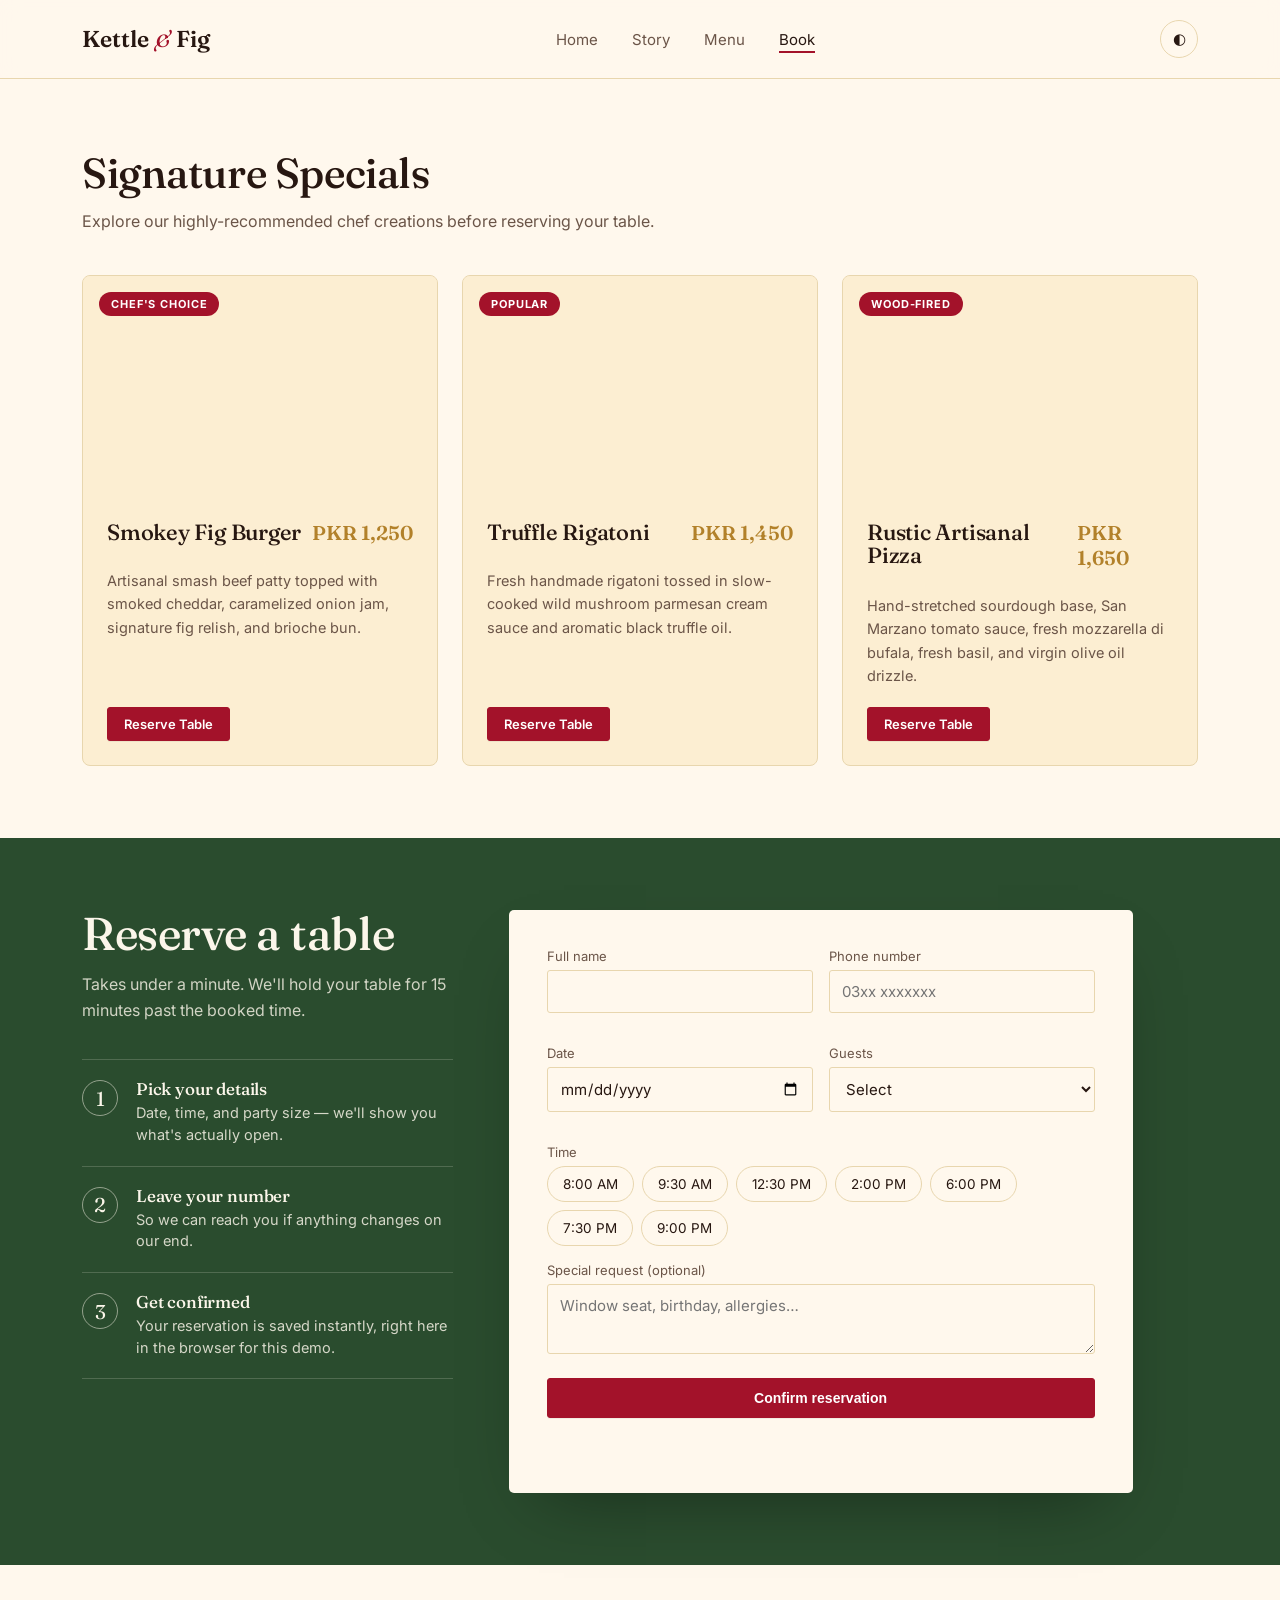
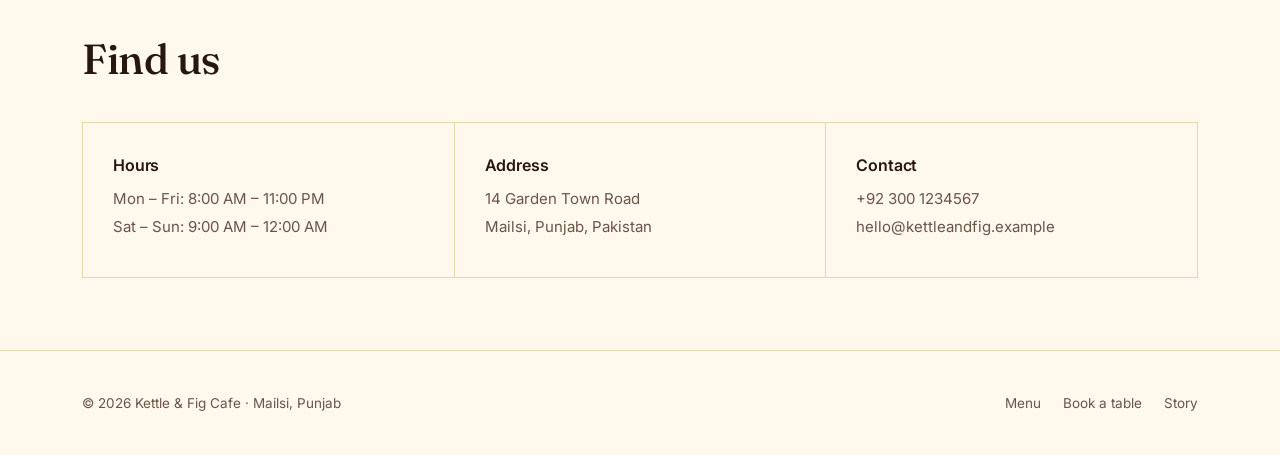
<file: booking.html>
<!DOCTYPE html>
<html lang="en">
<head>
<meta charset="UTF-8">
<meta name="viewport" content="width=device-width, initial-scale=1.0">
<title>Book a Table — Kettle &amp; Fig</title>
<style>
@import url('https://fonts.googleapis.com/css2?family=Fraunces:ital,opsz,wght@0,9..144,300;0,9..144,500;0,9..144,600;0,9..144,700;1,9..144,400&family=Inter:wght@400;500;600;700&display=swap');

:root{
  --cream:#FFF8ED;
  --cream-raised:#FCEED2;
  --ink:#271711;
  --ink-soft:#6B5548;
  --maroon:#A3122A;
  --maroon-deep:#7A0D1F;
  --marigold:#EFA22F;
  --marigold-deep:#C97F16;
  --mehndi:#3F6D44;
  --mehndi-deep:#2A4C2E;
  --line:#E8D6AE;
  --gold:#B2812A;
}
@media (prefers-color-scheme: dark){
  :root:not([data-theme="light"]){
    --cream:#1B120E;
    --cream-raised:#241812;
    --ink:#F5E9D8;
    --ink-soft:#CBB39C;
    --maroon:#E9536C;
    --maroon-deep:#F2778C;
    --marigold:#F3B85B;
    --marigold-deep:#F7CA84;
    --mehndi:#7FAE83;
    --mehndi-deep:#9AC49D;
    --line:#3B2C21;
    --gold:#D9A94B;
  }
}
:root[data-theme="dark"]{
  --cream:#1B120E;
  --cream-raised:#241812;
  --ink:#F5E9D8;
  --ink-soft:#CBB39C;
  --maroon:#E9536C;
  --maroon-deep:#F2778C;
  --marigold:#F3B85B;
  --marigold-deep:#F7CA84;
  --mehndi:#7FAE83;
  --mehndi-deep:#9AC49D;
  --line:#3B2C21;
  --gold:#D9A94B;
}

*{box-sizing:border-box;}
html{scroll-behavior:smooth;}
body{
  margin:0;background:var(--cream);color:var(--ink);
  font-family:'Inter',system-ui,-apple-system,sans-serif;
  -webkit-font-smoothing:antialiased;overflow-x:hidden;
}
::selection{background:var(--maroon);color:#fff;}
h1,h2,h3,.display{font-family:'Fraunces',Georgia,serif;font-weight:500;line-height:1.05;margin:0;letter-spacing:-0.01em;}
a{color:inherit;}
img,video{max-width:100%;display:block;object-fit:cover;}
.wrap{max-width:1180px;margin:0 auto;padding:0 32px;}
@media (max-width:640px){.wrap{padding:0 20px;}}
a:focus-visible,button:focus-visible,input:focus-visible,select:focus-visible,textarea:focus-visible{outline:2px solid var(--maroon);outline-offset:3px;}

/* ---------- NAV ---------- */
header{position:sticky;top:0;z-index:50;background:color-mix(in srgb, var(--cream) 88%, transparent);backdrop-filter:blur(10px);border-bottom:1px solid var(--line);}
nav.wrap{display:flex;align-items:center;justify-content:space-between;height:78px;}
.logo{font-family:'Fraunces',serif;font-size:23px;font-weight:600;display:flex;align-items:baseline;gap:6px;text-decoration:none;color:var(--ink);}
.logo em{font-style:italic;color:var(--maroon);font-weight:400;}
.nav-links{display:flex;gap:34px;list-style:none;margin:0;padding:0;font-size:15px;}
.nav-links a{text-decoration:none;position:relative;padding:4px 0;color:var(--ink-soft);transition:color .2s;}
.nav-links a.current{color:var(--ink);}
.nav-links a:hover{color:var(--ink);}
.nav-links a::after{content:"";position:absolute;left:0;bottom:0;height:2px;width:0;background:var(--maroon);transition:width .25s ease;}
.nav-links a:hover::after,.nav-links a.current::after{width:100%;}
@media (max-width:820px){.nav-links{display:none;}}
.btn{display:inline-flex;align-items:center;gap:8px;padding:11px 22px;border-radius:3px;border:1px solid var(--maroon);background:var(--maroon);color:#fff;font-size:14px;font-weight:600;cursor:pointer;text-decoration:none;transition:transform .25s cubic-bezier(.2,.8,.3,1), box-shadow .25s ease, background .25s ease;box-shadow:0 1px 0 rgba(0,0,0,0.05);}
.btn:hover{transform:translateY(-2px);background:var(--maroon-deep);border-color:var(--maroon-deep);box-shadow:0 10px 20px -10px var(--maroon);}
.btn.ghost{background:transparent;color:var(--ink);border-color:var(--line);}
.btn.ghost:hover{background:var(--ink);color:var(--cream);border-color:var(--ink);box-shadow:none;}
.btn.sm{padding:8px 16px;font-size:13px;}
.theme-toggle{border:1px solid var(--line);background:transparent;border-radius:20px;width:38px;height:38px;display:flex;align-items:center;justify-content:center;cursor:pointer;font-size:15px;color:var(--ink);}

/* ---------- SECTION SCAFFOLD ---------- */
section{padding:72px 0;}
.section-head{max-width:640px;margin-bottom:40px;}
.section-head h2{font-size:clamp(29px,3.8vw,42px);}
.section-head p{color:var(--ink-soft);margin-top:14px;font-size:16px;line-height:1.6;}

/* ---------- FOOD PROMO / ADS SECTION ---------- */
.promo-grid{
  display:grid;
  grid-template-columns:repeat(3, 1fr);
  gap:24px;
}
@media (max-width:960px){.promo-grid{grid-template-columns:1fr;}}

.promo-card{
  background:var(--cream-raised);
  border:1px solid var(--line);
  border-radius:8px;
  overflow:hidden;
  display:flex;
  flex-direction:column;
  transition:transform .3s ease, box-shadow .3s ease;
  position:relative;
}
.promo-card:hover{
  transform:translateY(-6px);
  box-shadow:0 20px 40px -15px rgba(0,0,0,0.15);
}
.promo-tag{
  position:absolute;
  top:16px;
  left:16px;
  background:var(--maroon);
  color:#fff;
  font-size:11px;
  font-weight:700;
  text-transform:uppercase;
  letter-spacing:0.08em;
  padding:5px 12px;
  border-radius:20px;
  z-index:2;
}
.promo-img{
  height:220px;
  overflow:hidden;
  position:relative;
  background:var(--cream-raised);
}
.promo-img img,
.promo-img video{
  width:100%;
  height:100%;
  object-fit:cover;
  transition:transform .5s cubic-bezier(.2,.7,.2,1);
}
.promo-card:hover .promo-img video,
.promo-card:hover .promo-img img{
  transform:scale(1.06);
}
.promo-body{
  padding:24px;
  display:flex;
  flex-direction:column;
  flex-grow:1;
}
.promo-title-row{
  display:flex;
  justify-content:space-between;
  align-items:baseline;
  margin-bottom:10px;
}
.promo-title-row h3{
  font-size:22px;
  color:var(--ink);
}
.promo-price{
  font-family:'Fraunces',serif;
  font-weight:600;
  color:var(--gold);
  font-size:20px;
}
.promo-desc{
  font-size:14.5px;
  color:var(--ink-soft);
  line-height:1.6;
  margin-bottom:20px;
  flex-grow:1;
}
.promo-footer{
  display:flex;
  align-items:center;
  justify-content:space-between;
}

/* ---------- BOOKING ---------- */
.booking{background:var(--mehndi-deep);color:#FBF6EA;}
.booking .section-head p{color:rgba(251,246,234,0.8);}
.booking .wrap.split{display:grid;grid-template-columns:0.85fr 1.15fr;gap:56px;}
@media (max-width:900px){.booking .wrap.split{grid-template-columns:1fr;}}
.book-steps{list-style:none;margin:0;padding:0;counter-reset:step;}
.book-steps li{counter-increment:step;display:flex;gap:18px;padding:20px 0;border-top:1px solid rgba(251,246,234,0.18);}
.book-steps li:last-child{border-bottom:1px solid rgba(251,246,234,0.18);}
.book-steps li::before{content:counter(step);font-family:'Fraunces',serif;font-size:20px;width:34px;height:34px;flex:none;border-radius:50%;display:flex;align-items:center;justify-content:center;border:1px solid rgba(251,246,234,0.5);}
.book-steps h3{font-size:17px;margin-bottom:4px;font-weight:500;font-family:'Fraunces',serif;}
.book-steps p{margin:0;font-size:14.5px;opacity:.82;line-height:1.5;}

.book-card{background:var(--cream);color:var(--ink);border-radius:5px;padding:38px;box-shadow:0 30px 70px -30px rgba(0,0,0,.4);}
.field-row{display:grid;grid-template-columns:1fr 1fr;gap:16px;margin-bottom:16px;}
@media (max-width:520px){.field-row{grid-template-columns:1fr;}}
.field{display:flex;flex-direction:column;gap:6px;margin-bottom:16px;}
.field label{font-size:13px;color:var(--ink-soft);}
.field input,.field select,.field textarea{font-family:inherit;font-size:15px;padding:11px 12px;border:1px solid var(--line);border-radius:3px;background:var(--cream);color:var(--ink);transition:border-color .2s;}
.field input:focus,.field select:focus,.field textarea:focus{border-color:var(--maroon);}
.field textarea{resize:vertical;min-height:70px;}
.chip-row{display:flex;gap:8px;flex-wrap:wrap;}
.chip{padding:9px 15px;border:1px solid var(--line);border-radius:20px;font-size:13.5px;cursor:pointer;background:transparent;color:var(--ink);font-family:inherit;transition:all .2s ease;}
.chip.active{background:var(--maroon);border-color:var(--maroon);color:#fff;transform:scale(1.04);}
.chip:disabled{opacity:.35;cursor:not-allowed;text-decoration:line-through;}
.book-submit{width:100%;justify-content:center;margin-top:8px;}
.form-msg{font-size:13.5px;margin-top:6px;min-height:18px;}
.form-msg.error{color:var(--maroon);}
.form-msg.ok{color:var(--mehndi);}
.confirm-box{display:none;border:1px solid var(--line);border-radius:4px;padding:22px 24px;margin-top:22px;background:var(--cream-raised);}
.confirm-box.show{display:block;}
.confirm-box h4{font-family:'Fraunces',serif;font-size:18px;margin:0 0 8px;}
.confirm-box p{margin:2px 0;font-size:14px;color:var(--ink-soft);}

/* ---------- INFO / FOOTER ---------- */
.info-grid{display:grid;grid-template-columns:repeat(3,1fr);gap:1px;background:var(--line);border:1px solid var(--line);}
.info-cell{background:var(--cream);padding:34px 30px;}
@media (max-width:760px){.info-grid{grid-template-columns:1fr;}}
.info-cell h3{font-size:16px;font-weight:600;margin-bottom:14px;font-family:'Inter';}
.info-cell p{margin:0 0 4px;color:var(--ink-soft);font-size:15px;line-height:1.6;}

footer{border-top:1px solid var(--line);padding:44px 0;}
footer .wrap{display:flex;justify-content:space-between;align-items:center;flex-wrap:wrap;gap:16px;}
footer p{margin:0;font-size:13.5px;color:var(--ink-soft);}
.footer-links{display:flex;gap:22px;list-style:none;padding:0;margin:0;font-size:13.5px;}
.footer-links a{text-decoration:none;color:var(--ink-soft);}
.footer-links a:hover{color:var(--ink);}
</style>
</head>
<body>

<header>
  <nav class="wrap">
    <a href="index.html" class="logo">Kettle <em>&amp;</em> Fig</a>
    <ul class="nav-links">
      <li><a href="index.html">Home</a></li>
      <li><a href="about.html">Story</a></li>
      <li><a href="menu.html">Menu</a></li>
      <li><a href="booking.html" class="current">Book</a></li>
    </ul>
    <div style="display:flex;align-items:center;gap:12px;">
      <button class="theme-toggle" id="themeToggle" aria-label="Toggle dark mode">◐</button>
    </div>
  </nav>
</header>

<main>
  <!-- PROMOTIONAL ADS / FEATURED DISHES WITH WORKING VIDEOS -->
  <section style="background:var(--cream);">
    <div class="wrap">
      <div class="section-head">
        <h2>Signature Specials</h2>
        <p>Explore our highly-recommended chef creations before reserving your table.</p>
      </div>

      <div class="promo-grid">
        <!-- BURGER AD WITH VIDEO -->
        <article class="promo-card">
          <span class="promo-tag">Chef's Choice</span>
          <div class="promo-img">
            <video autoplay loop muted playsinline poster="https://images.unsplash.com/photo-1568901346375-23c9450c58cd?auto=format&fit=crop&w=800&q=80">
              <source src="https://assets.mixkit.co/videos/preview/mixkit-close-up-of-a-delicious-burger-42861-large.mp4" type="video/mp4">
            </video>
          </div>
          <div class="promo-body">
            <div class="promo-title-row">
              <h3>Smokey Fig Burger</h3>
              <span class="promo-price">PKR 1,250</span>
            </div>
            <p class="promo-desc">Artisanal smash beef patty topped with smoked cheddar, caramelized onion jam, signature fig relish, and brioche bun.</p>
            <div class="promo-footer">
              <a href="#booking-section" class="btn sm">Reserve Table</a>
            </div>
          </div>
        </article>

        <!-- PASTA AD WITH VIDEO -->
        <article class="promo-card">
          <span class="promo-tag">Popular</span>
          <div class="promo-img">
            <video autoplay loop muted playsinline poster="https://images.unsplash.com/photo-1621996346565-e3d5d6281318?auto=format&fit=crop&w=800&q=80">
              <source src="https://assets.mixkit.co/videos/preview/mixkit-pasta-falling-into-a-bowl-43336-large.mp4" type="video/mp4">
            </video>
          </div>
          <div class="promo-body">
            <div class="promo-title-row">
              <h3>Truffle Rigatoni</h3>
              <span class="promo-price">PKR 1,450</span>
            </div>
            <p class="promo-desc">Fresh handmade rigatoni tossed in slow-cooked wild mushroom parmesan cream sauce and aromatic black truffle oil.</p>
            <div class="promo-footer">
              <a href="#booking-section" class="btn sm">Reserve Table</a>
            </div>
          </div>
        </article>

        <!-- PIZZA AD WITH VIDEO -->
        <article class="promo-card">
          <span class="promo-tag">Wood-Fired</span>
          <div class="promo-img">
            <video autoplay loop muted playsinline poster="https://images.unsplash.com/photo-1513104890138-7c749659a591?auto=format&fit=crop&w=800&q=80">
              <source src="https://assets.mixkit.co/videos/preview/mixkit-hands-taking-a-slice-of-pizza-43330-large.mp4" type="video/mp4">
            </video>
          </div>
          <div class="promo-body">
            <div class="promo-title-row">
              <h3>Rustic Artisanal Pizza</h3>
              <span class="promo-price">PKR 1,650</span>
            </div>
            <p class="promo-desc">Hand-stretched sourdough base, San Marzano tomato sauce, fresh mozzarella di bufala, fresh basil, and virgin olive oil drizzle.</p>
            <div class="promo-footer">
              <a href="#booking-section" class="btn sm">Reserve Table</a>
            </div>
          </div>
        </article>
      </div>
    </div>
  </section>

  <!-- BOOKING SECTION -->
  <section class="booking" id="booking-section">
    <div class="wrap split">
      <div>
        <div class="section-head" style="margin-bottom:36px;">
          <h2 style="color:inherit;font-size:clamp(32px,4.5vw,46px);">Reserve a table</h2>
          <p>Takes under a minute. We'll hold your table for 15 minutes past the booked time.</p>
        </div>
        <ul class="book-steps">
          <li><div><h3>Pick your details</h3><p>Date, time, and party size — we'll show you what's actually open.</p></div></li>
          <li><div><h3>Leave your number</h3><p>So we can reach you if anything changes on our end.</p></div></li>
          <li><div><h3>Get confirmed</h3><p>Your reservation is saved instantly, right here in the browser for this demo.</p></div></li>
        </ul>
      </div>

      <div class="book-card">
        <form id="bookingForm" novalidate>
          <div class="field-row">
            <div class="field">
              <label for="bName">Full name</label>
              <input type="text" id="bName" name="name" required>
            </div>
            <div class="field">
              <label for="bPhone">Phone number</label>
              <input type="tel" id="bPhone" name="phone" required placeholder="03xx xxxxxxx">
            </div>
          </div>
          <div class="field-row">
            <div class="field">
              <label for="bDate">Date</label>
              <input type="date" id="bDate" name="date" required>
            </div>
            <div class="field">
              <label for="bGuests">Guests</label>
              <select id="bGuests" name="guests" required>
                <option value="">Select</option>
                <option>1</option><option>2</option><option>3</option><option>4</option>
                <option>5</option><option>6</option><option>7+</option>
              </select>
            </div>
          </div>
          <div class="field">
            <label>Time</label>
            <div class="chip-row" id="timeChips">
              <button type="button" class="chip" data-time="8:00 AM">8:00 AM</button>
              <button type="button" class="chip" data-time="9:30 AM">9:30 AM</button>
              <button type="button" class="chip" data-time="12:30 PM">12:30 PM</button>
              <button type="button" class="chip" data-time="2:00 PM">2:00 PM</button>
              <button type="button" class="chip" data-time="6:00 PM">6:00 PM</button>
              <button type="button" class="chip" data-time="7:30 PM">7:30 PM</button>
              <button type="button" class="chip" data-time="9:00 PM">9:00 PM</button>
            </div>
          </div>
          <div class="field">
            <label for="bNotes">Special request (optional)</label>
            <textarea id="bNotes" name="notes" placeholder="Window seat, birthday, allergies…"></textarea>
          </div>
          <button type="submit" class="btn book-submit">Confirm reservation</button>
          <p class="form-msg" id="formMsg"></p>
        </form>

        <div class="confirm-box" id="confirmBox">
          <h4>You're booked, <span id="cName"></span>.</h4>
          <p id="cDetails"></p>
          <p id="cNotes"></p>
        </div>
      </div>
    </div>
  </section>

  <!-- INFO SECTION -->
  <section id="visit">
    <div class="wrap">
      <div class="section-head">
        <h2>Find us</h2>
      </div>
      <div class="info-grid">
        <div class="info-cell">
          <h3>Hours</h3>
          <p>Mon – Fri: 8:00 AM – 11:00 PM</p>
          <p>Sat – Sun: 9:00 AM – 12:00 AM</p>
        </div>
        <div class="info-cell">
          <h3>Address</h3>
          <p>14 Garden Town Road</p>
          <p>Mailsi, Punjab, Pakistan</p>
        </div>
        <div class="info-cell">
          <h3>Contact</h3>
          <p>+92 300 1234567</p>
          <p>hello@kettleandfig.example</p>
        </div>
      </div>
    </div>
  </section>
</main>

<footer>
  <div class="wrap">
    <p>© 2026 Kettle &amp; Fig Cafe · Mailsi, Punjab</p>
    <ul class="footer-links">
      <li><a href="menu.html">Menu</a></li>
      <li><a href="booking.html">Book a table</a></li>
      <li><a href="about.html">Story</a></li>
    </ul>
  </div>
</footer>

<script>
// ---- Theme toggle ----
(function(){
  const root = document.documentElement;
  const btn = document.getElementById('themeToggle');
  if(!btn) return;
  let saved = null;
  try { saved = localStorage.getItem('kf-theme'); } catch(e){}
  if(saved) root.setAttribute('data-theme', saved);
  btn.addEventListener('click', function(){
    const current = root.getAttribute('data-theme') ||
      (window.matchMedia('(prefers-color-scheme: dark)').matches ? 'dark' : 'light');
    const next = current === 'dark' ? 'light' : 'dark';
    root.setAttribute('data-theme', next);
    try { localStorage.setItem('kf-theme', next); } catch(e){}
  });
})();

// ---- Booking form ----
(function(){
  const form = document.getElementById('bookingForm');
  if(!form) return;
  const msg = document.getElementById('formMsg');
  const chips = document.querySelectorAll('#timeChips .chip');
  const dateInput = document.getElementById('bDate');
  const confirmBox = document.getElementById('confirmBox');
  let selectedTime = null;

  const today = new Date().toISOString().split('T')[0];
  dateInput.setAttribute('min', today);

  function loadBookings(){
    try {
      const raw = localStorage.getItem('kf-bookings');
      return raw ? JSON.parse(raw) : [];
    } catch(e){ return []; }
  }
  function saveBooking(b){
    try {
      const all = loadBookings();
      all.push(b);
      localStorage.setItem('kf-bookings', JSON.stringify(all));
    } catch(e){}
  }

  function refreshChipAvailability(){
    const date = dateInput.value;
    const bookings = loadBookings();
    chips.forEach(function(chip){
      const time = chip.dataset.time;
      const taken = bookings.some(function(b){ return b.date === date && b.time === time; });
      chip.disabled = !!taken;
      if(taken && chip.classList.contains('active')){
        chip.classList.remove('active');
        selectedTime = null;
      }
    });
  }
  dateInput.addEventListener('change', refreshChipAvailability);

  chips.forEach(function(chip){
    chip.addEventListener('click', function(){
      if(chip.disabled) return;
      chips.forEach(function(c){ c.classList.remove('active'); });
      chip.classList.add('active');
      selectedTime = chip.dataset.time;
    });
  });

  form.addEventListener('submit', function(e){
    e.preventDefault();
    msg.textContent = '';
    msg.className = 'form-msg';

    const name = document.getElementById('bName').value.trim();
    const phone = document.getElementById('bPhone').value.trim();
    const date = dateInput.value;
    const guests = document.getElementById('bGuests').value;
    const notes = document.getElementById('bNotes').value.trim();

    if(!name || !phone || !date || !guests || !selectedTime){
      msg.textContent = 'Please fill every field and pick a time slot.';
      msg.classList.add('error');
      return;
    }

    const booking = { name: name, phone: phone, date: date, time: selectedTime, guests: guests, notes: notes };
    saveBooking(booking);

    document.getElementById('cName').textContent = name;
    document.getElementById('cDetails').textContent =
      date + ' at ' + selectedTime + ' \u00b7 ' + guests + ' guest' + (guests === '1' ? '' : 's');
    document.getElementById('cNotes').textContent = notes ? ('Note: ' + notes) : '';
    confirmBox.classList.add('show');

    form.reset();
    chips.forEach(function(c){ c.classList.remove('active'); });
    selectedTime = null;
    refreshChipAvailability();
    msg.textContent = 'Reservation saved.';
    msg.classList.add('ok');
  });
})();
</script>
</body>
</html>
</file>
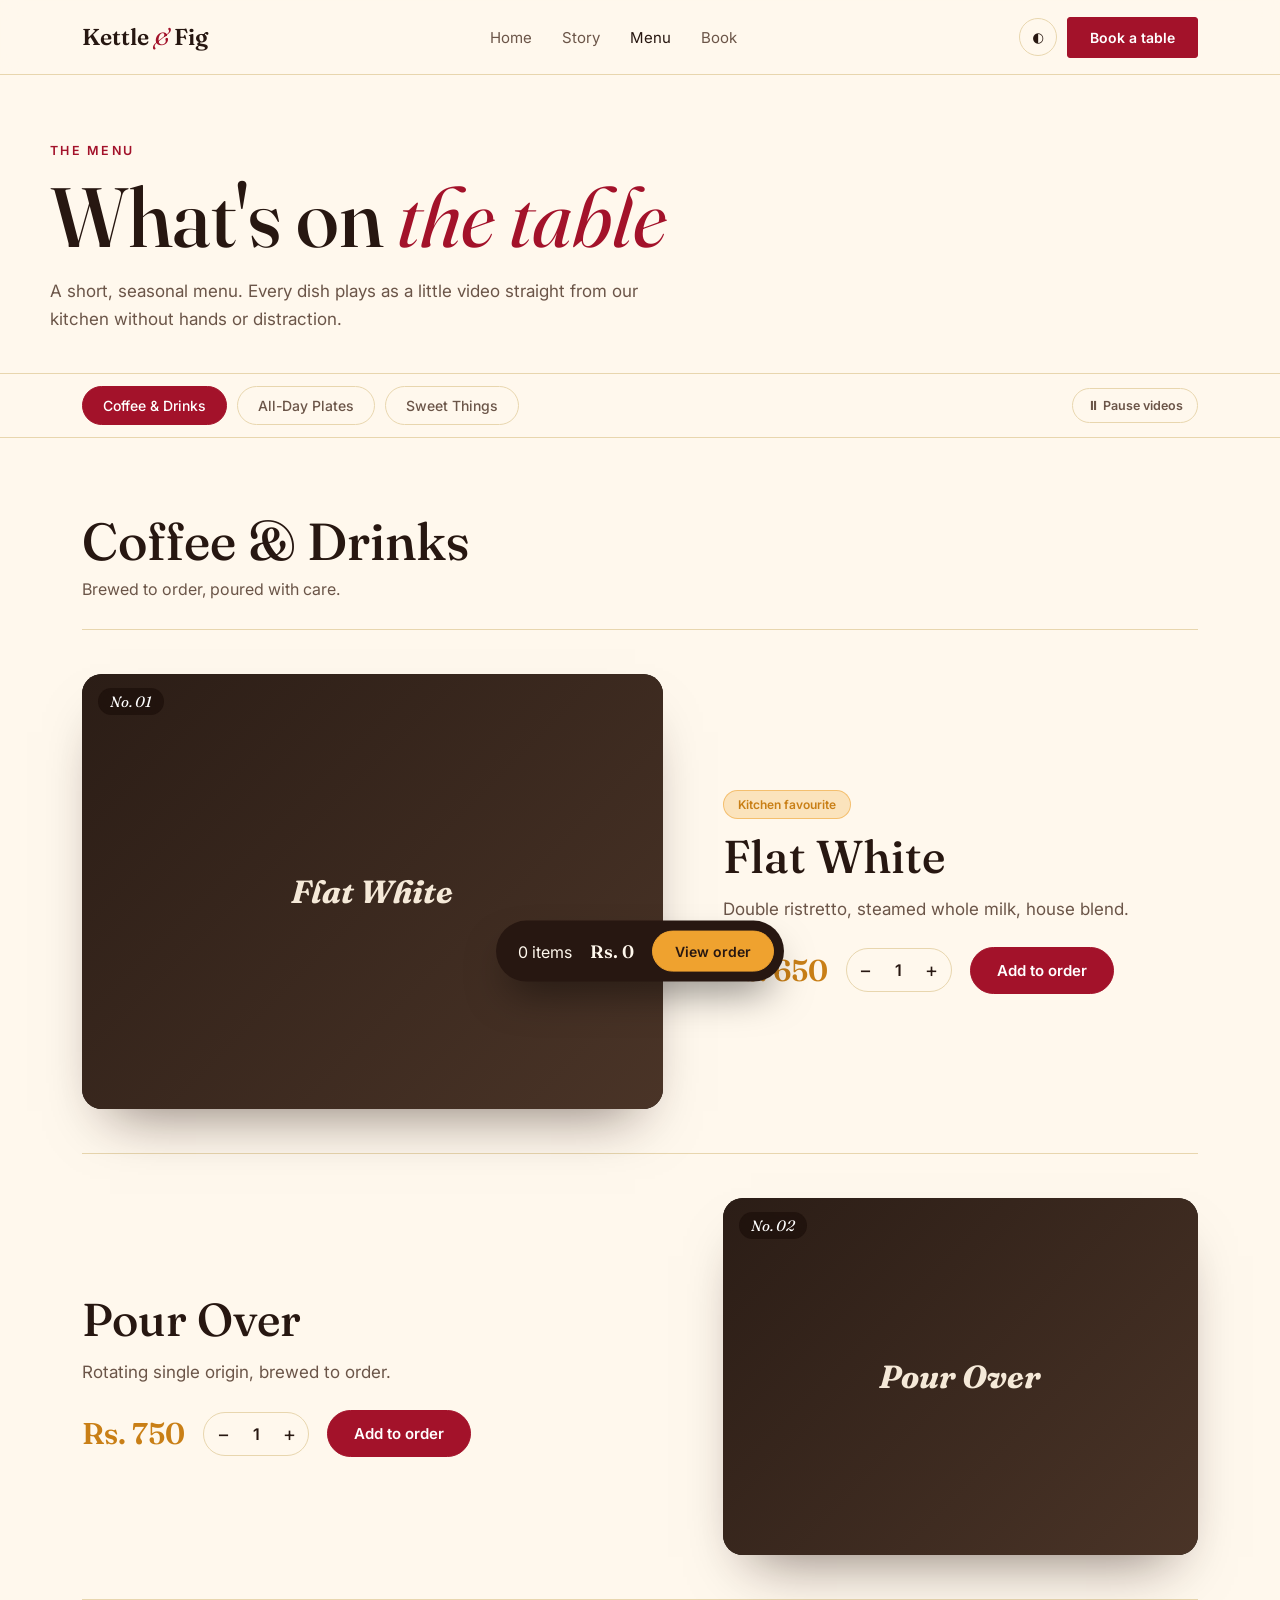
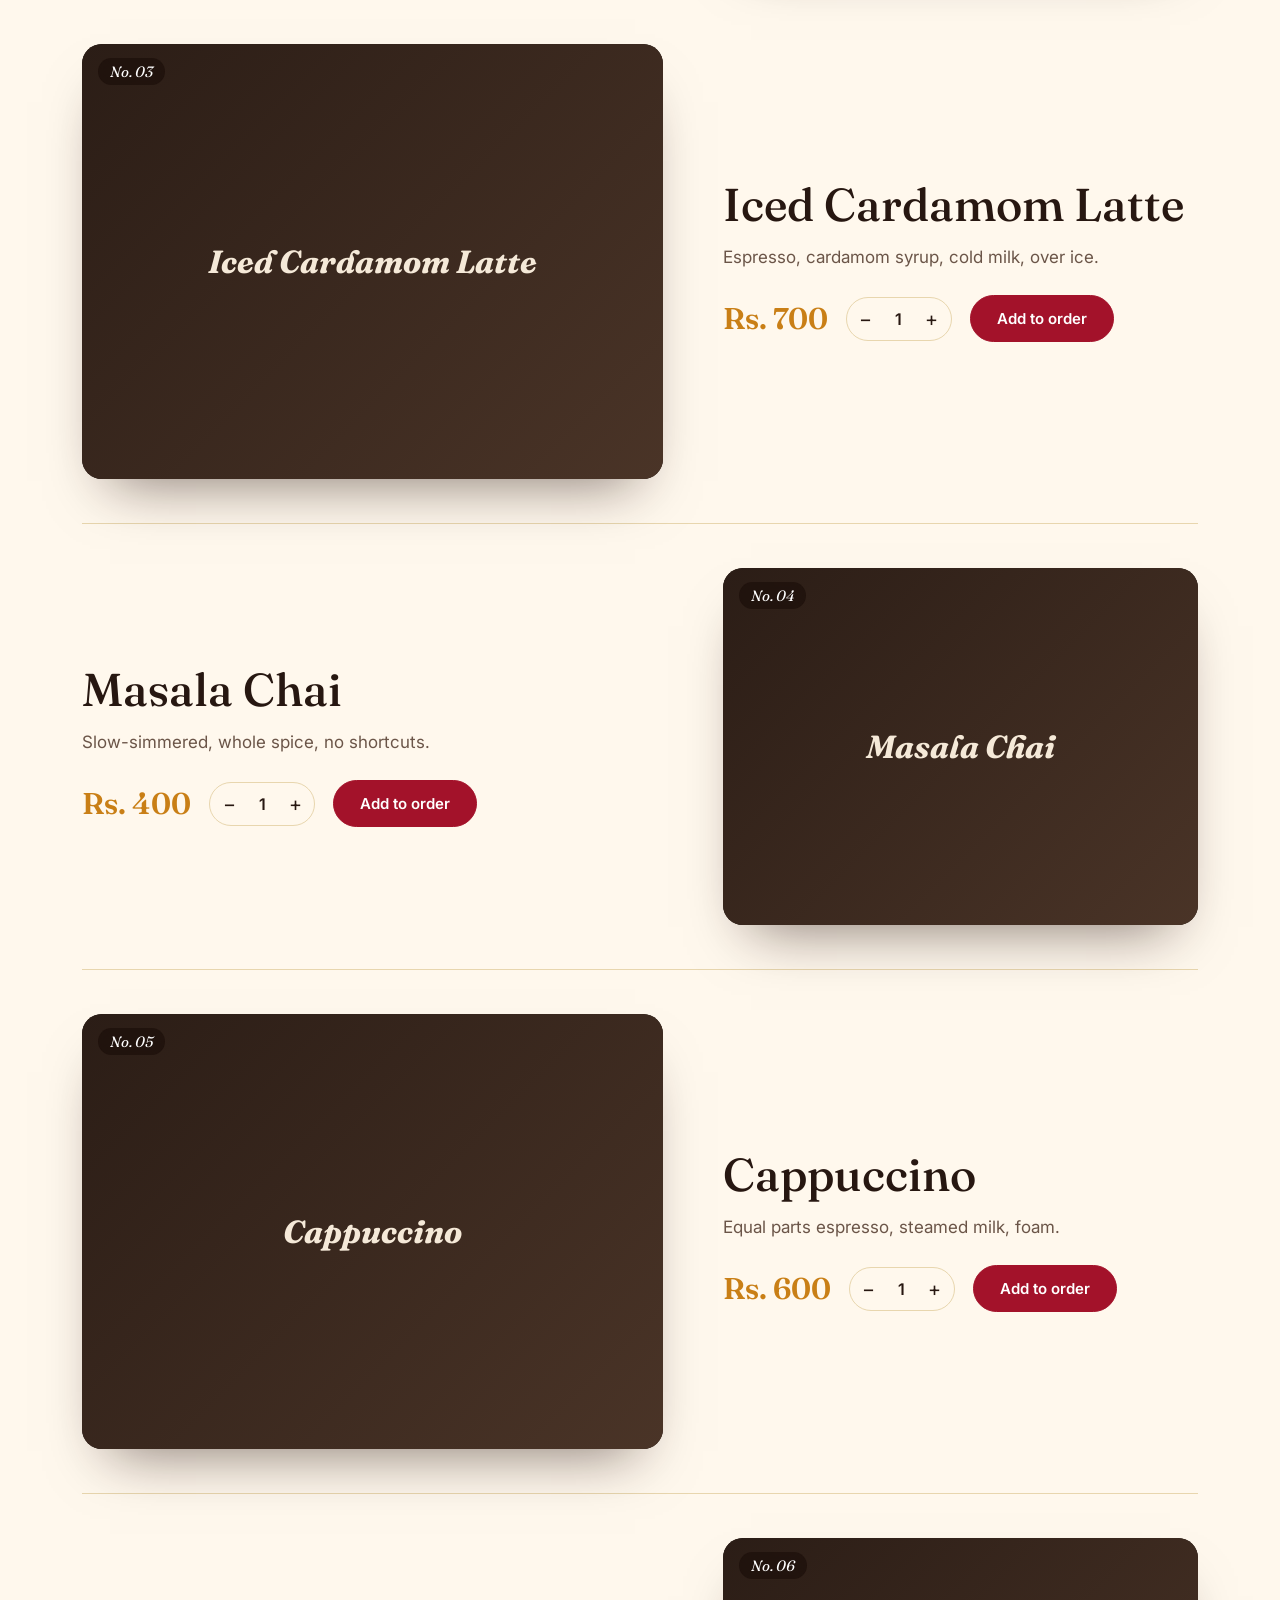
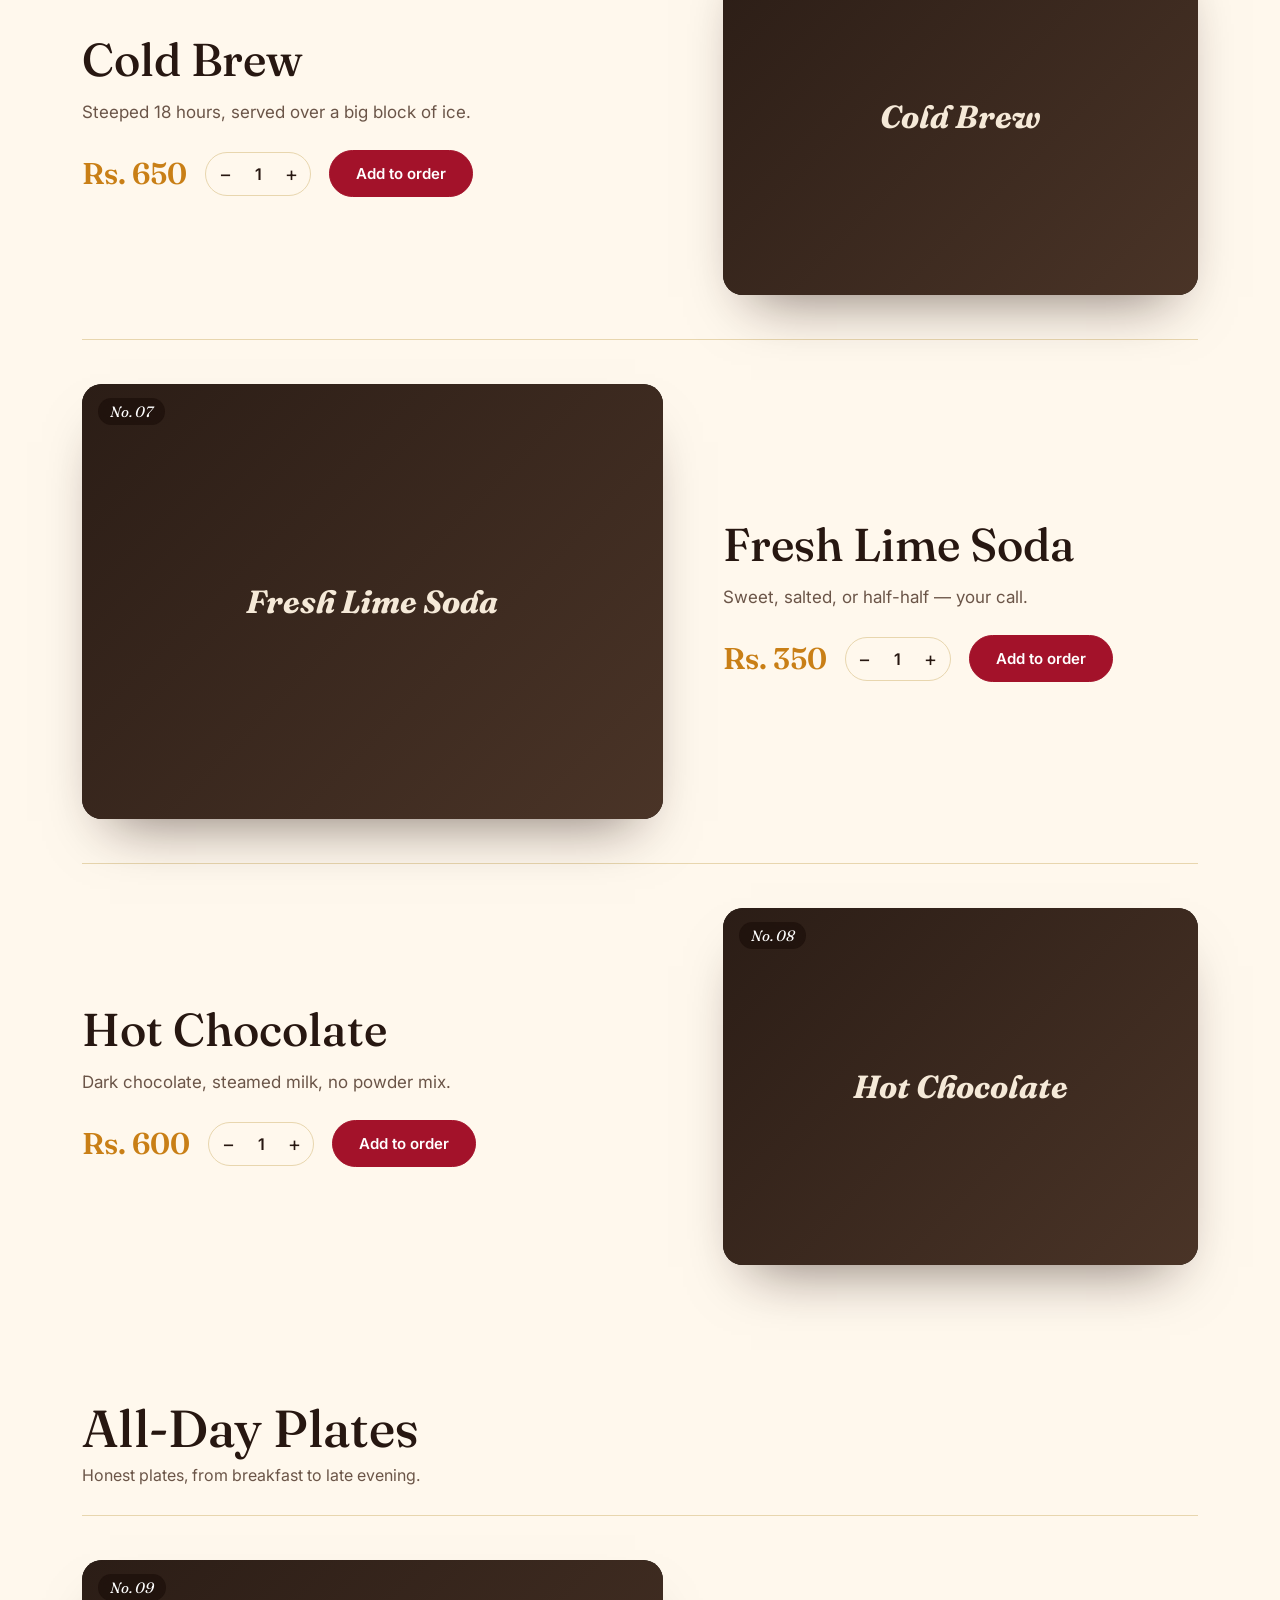
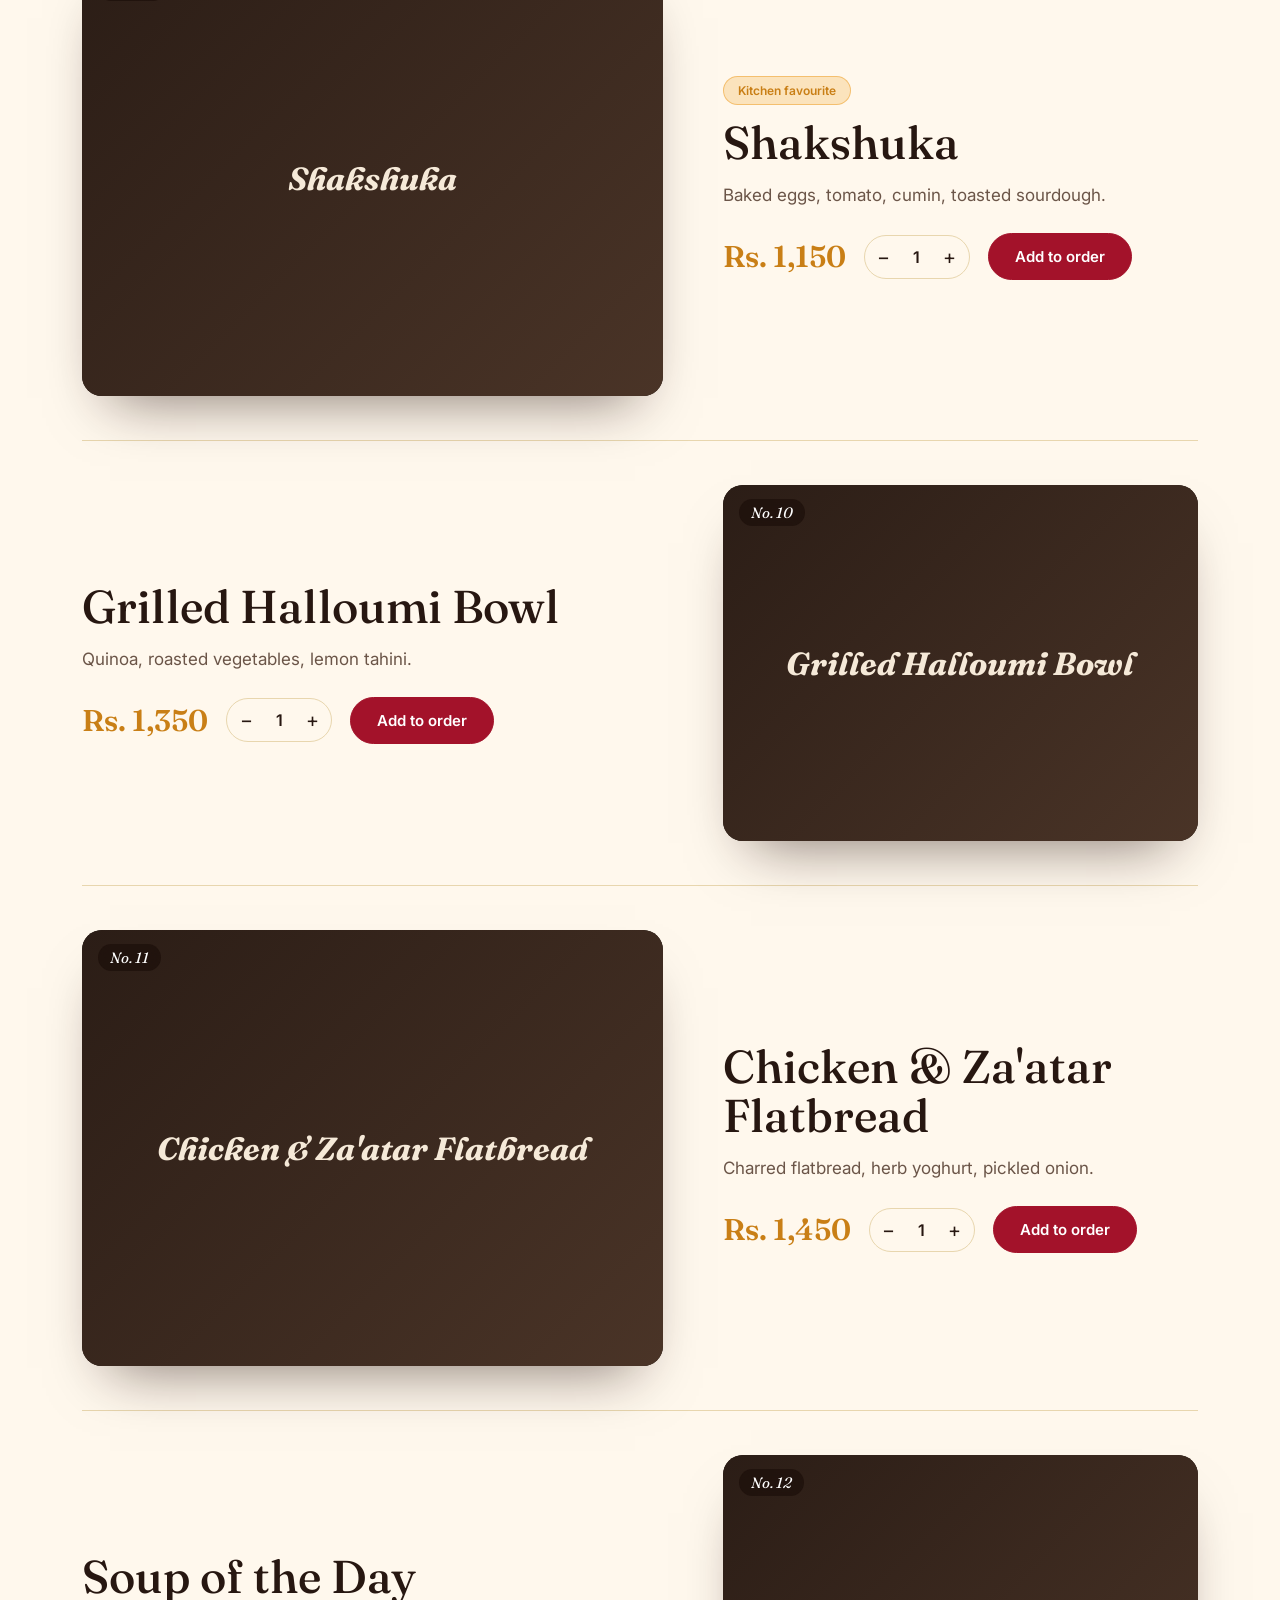
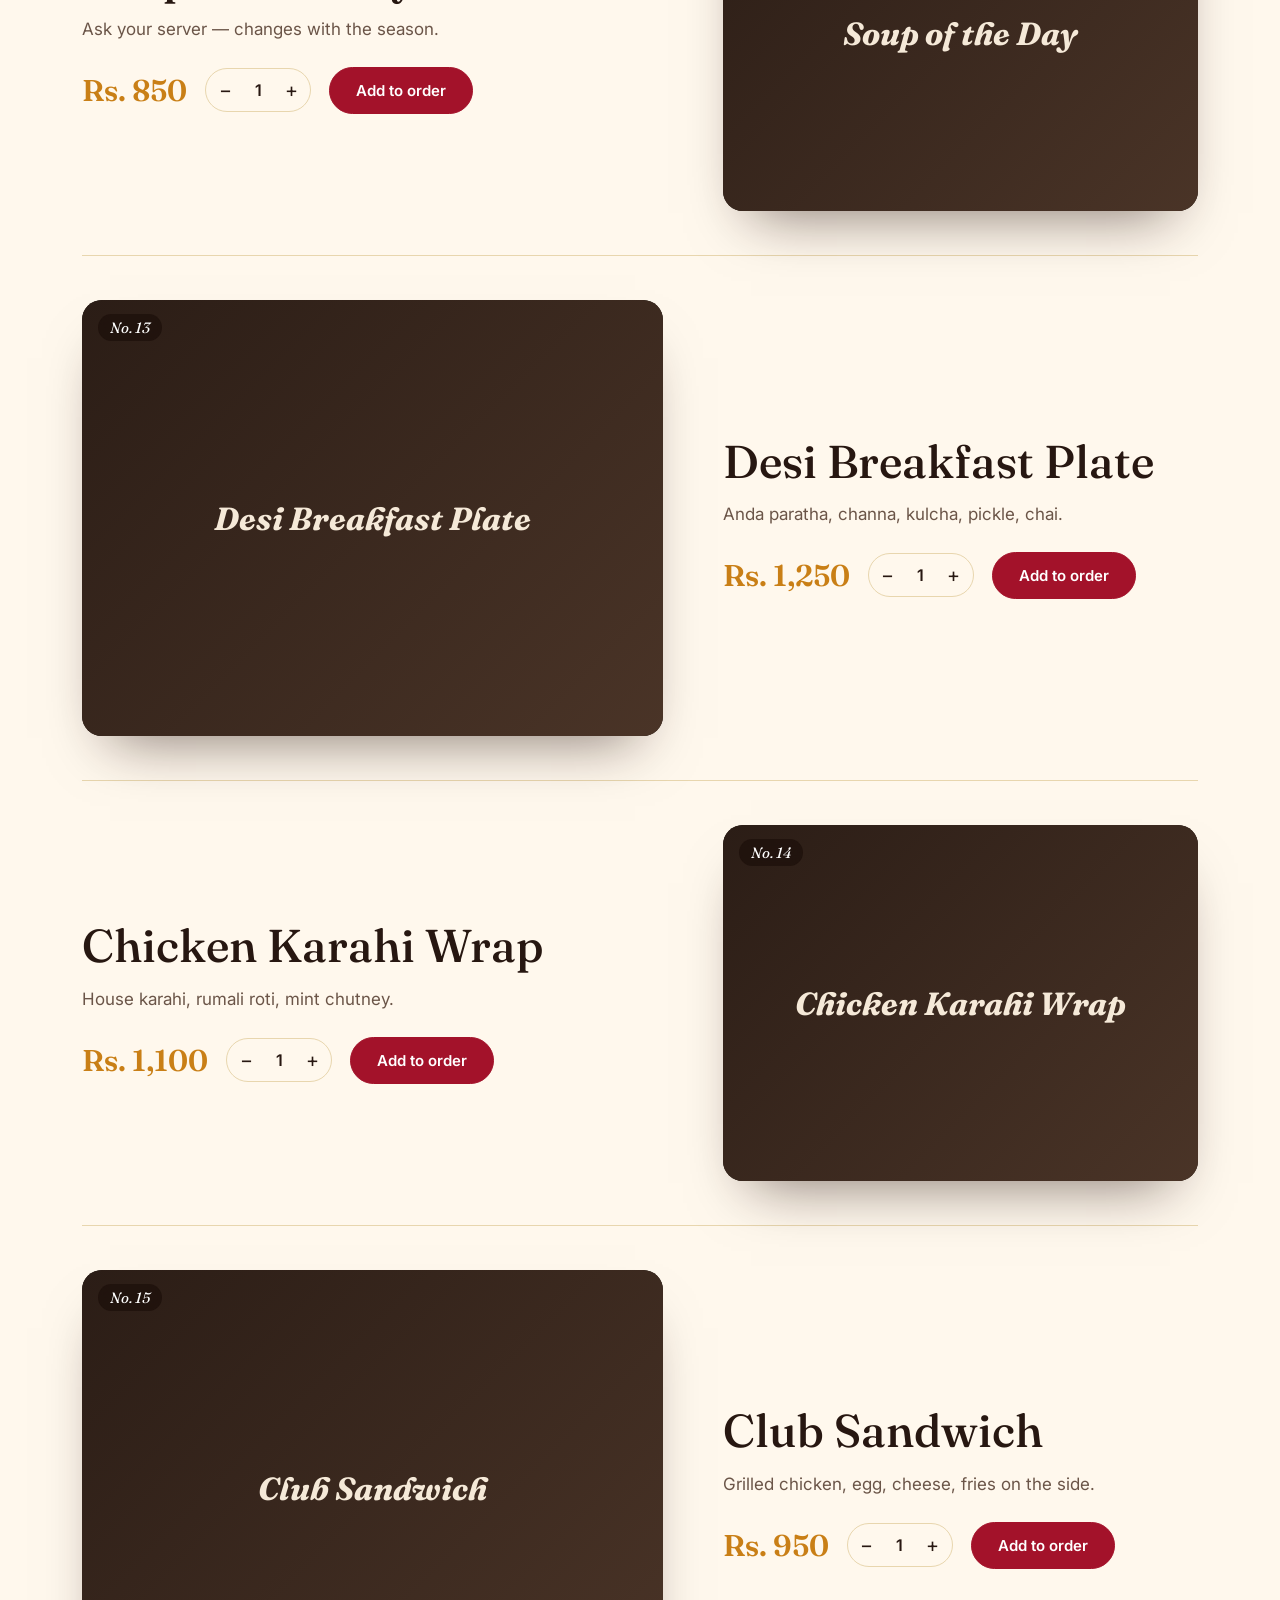
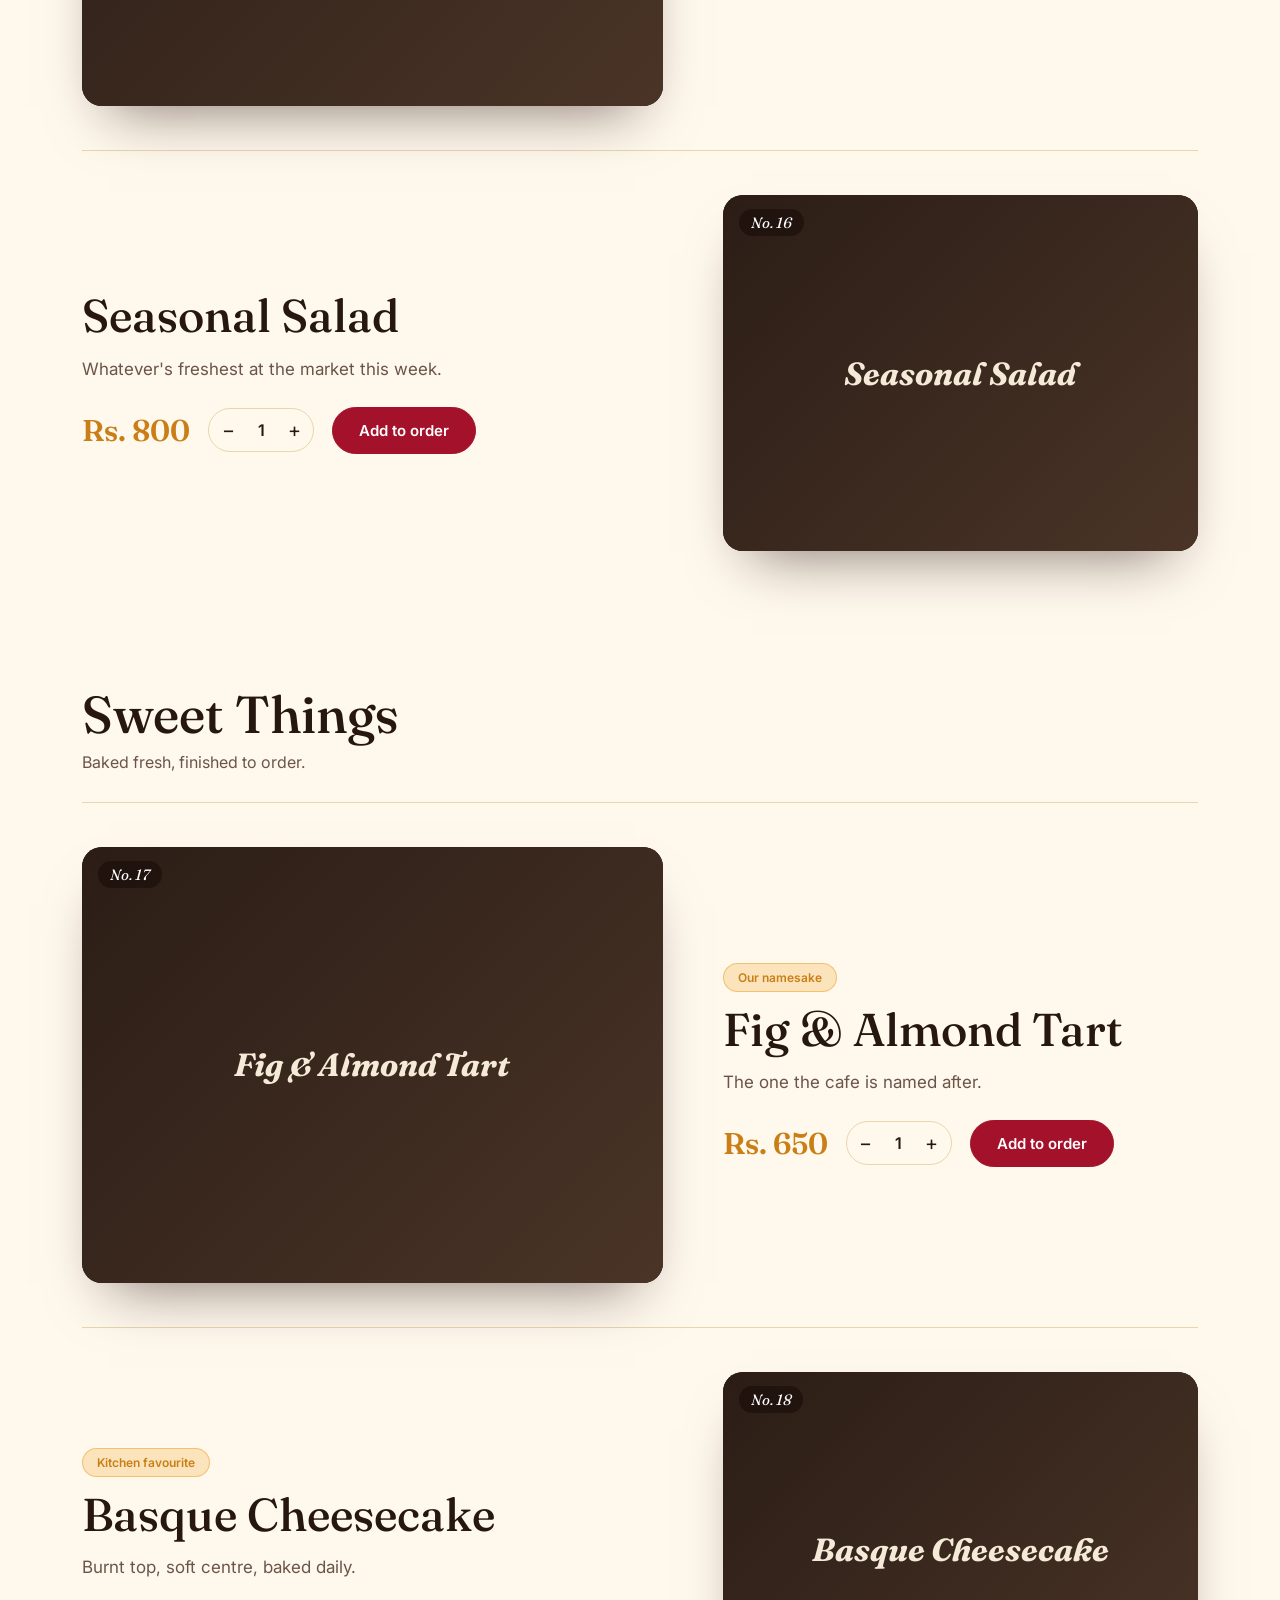
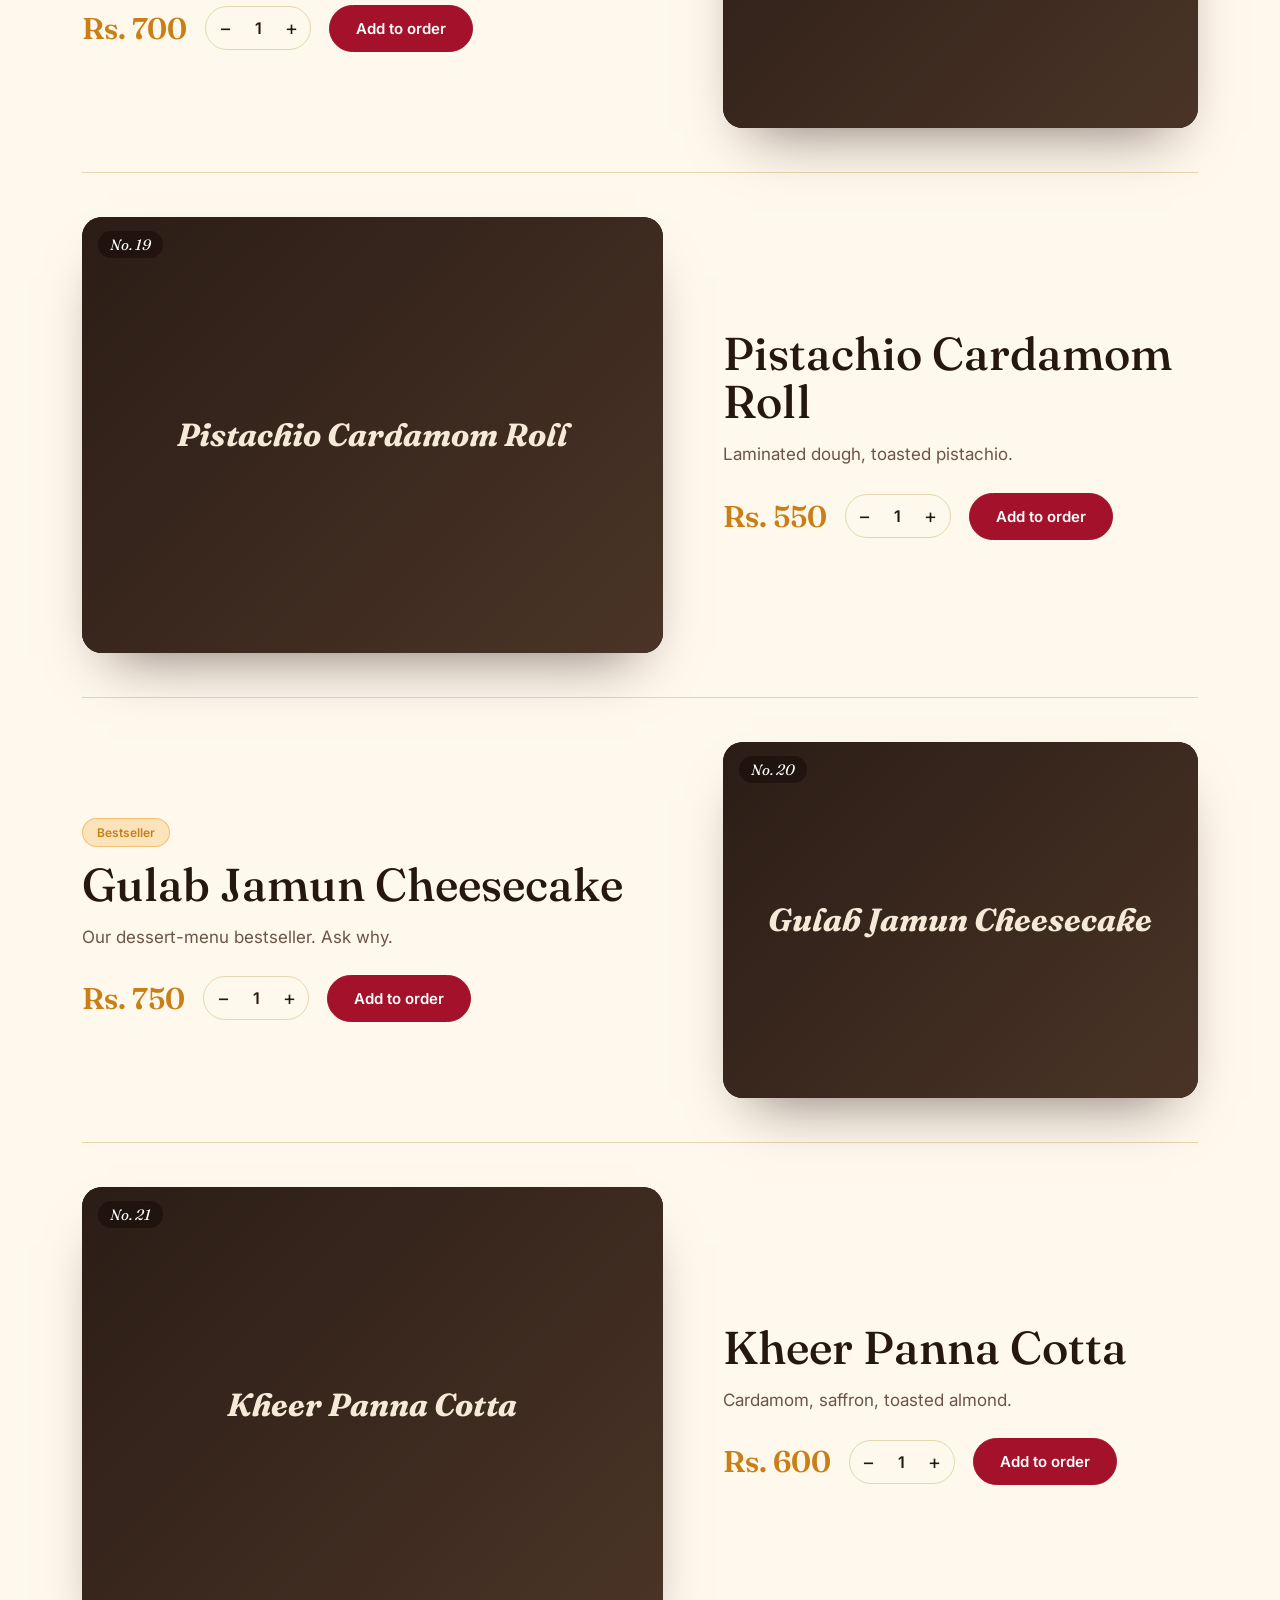
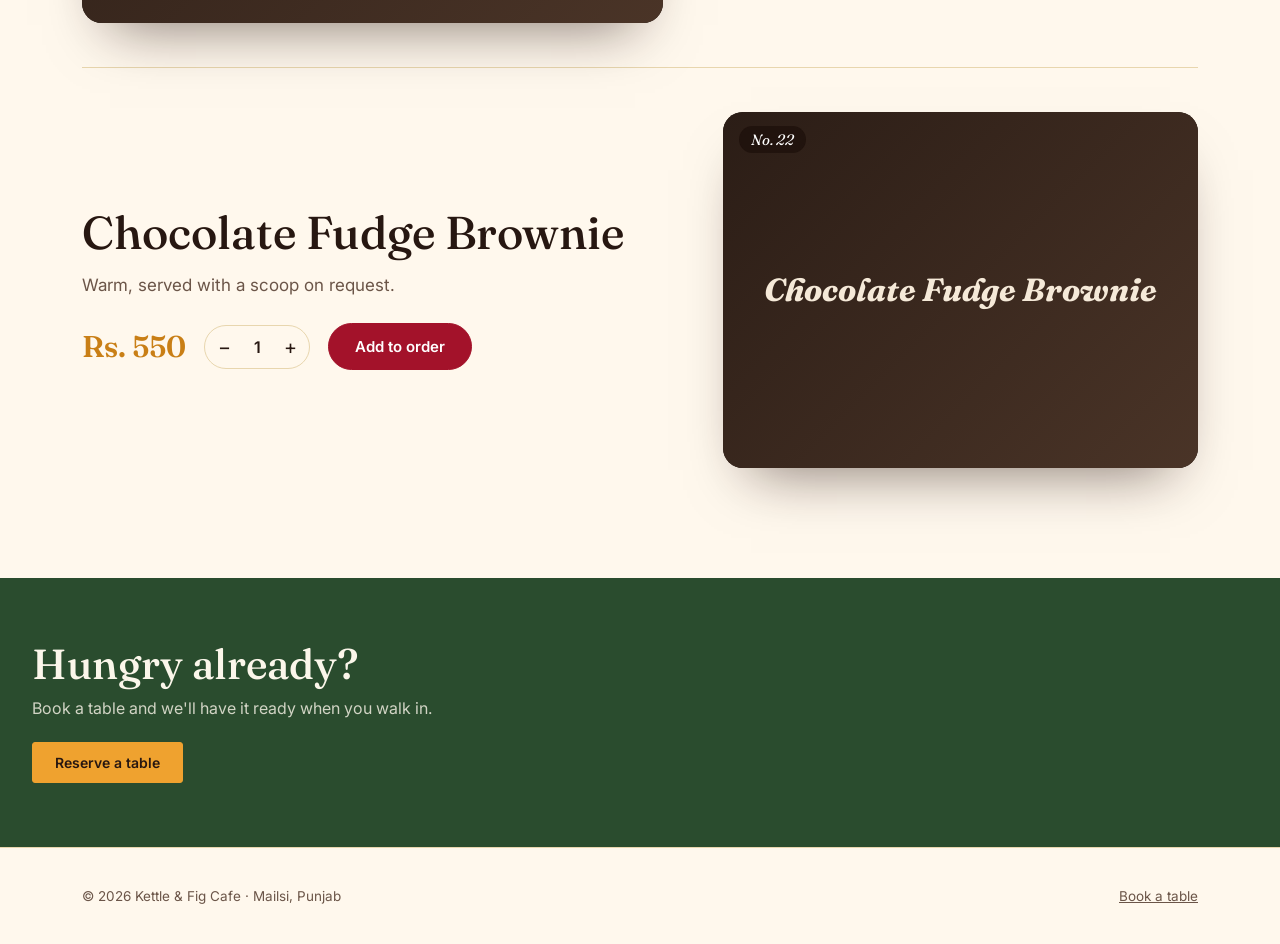
<file: menu.html>
<!DOCTYPE html>
<html lang="en">
<head>
<meta charset="UTF-8">
<meta name="viewport" content="width=device-width, initial-scale=1.0, viewport-fit=cover">
<meta name="theme-color" content="#A3122A">
<meta name="referrer" content="no-referrer">
<title>Menu — Kettle &amp; Fig</title>
<meta name="description" content="Coffee, all-day plates and sweet things at Kettle &amp; Fig, Mailsi. Browse the menu and order from your phone.">
<style>
@import url('https://fonts.googleapis.com/css2?family=Fraunces:ital,opsz,wght@0,9..144,400;0,9..144,500;0,9..144,600;1,9..144,400&family=Inter:wght@400;500;600;700&display=swap');
:root{--cream:#FFF8ED;--raised:#FCEED2;--ink:#271711;--soft:#6B5548;--maroon:#A3122A;--maroon-d:#7A0D1F;--gold:#EFA22F;--gold-d:#C97F16;--green:#3F6D44;--line:#E8D6AE;--ease:cubic-bezier(.2,.7,.2,1)}
@media(prefers-color-scheme:dark){:root:not([data-theme="light"]){--cream:#1B120E;--raised:#241812;--ink:#F5E9D8;--soft:#CBB39C;--maroon:#E9536C;--maroon-d:#F2778C;--gold:#F3B85B;--gold-d:#F7CA84;--green:#7FAE83;--line:#3B2C21}}
:root[data-theme="dark"]{--cream:#1B120E;--raised:#241812;--ink:#F5E9D8;--soft:#CBB39C;--maroon:#E9536C;--maroon-d:#F2778C;--gold:#F3B85B;--gold-d:#F7CA84;--green:#7FAE83;--line:#3B2C21}
*{box-sizing:border-box}
html{scroll-behavior:smooth}
body{margin:0;background:var(--cream);color:var(--ink);font-family:'Inter',system-ui,sans-serif;-webkit-font-smoothing:antialiased;overflow-x:hidden;padding-top:env(safe-area-inset-top,0px)}
h1,h2,h3{font-family:'Fraunces',Georgia,serif;font-weight:500;line-height:1.05;margin:0}
a{color:inherit}button{font-family:inherit}
.wrap{max-width:1180px;margin:0 auto;padding:0 32px}
@media(max-width:640px){.wrap{padding:0 20px}}
:focus-visible{outline:2px solid var(--maroon);outline-offset:3px}
header{position:sticky;top:0;z-index:60;background:color-mix(in srgb,var(--cream) 90%,transparent);backdrop-filter:blur(10px);border-bottom:1px solid var(--line)}
nav.wrap{display:flex;align-items:center;justify-content:space-between;height:74px}
.logo{font:600 23px 'Fraunces',serif;text-decoration:none}.logo em{color:var(--maroon);font-weight:400}
.nav-links{display:flex;gap:30px;list-style:none;margin:0;padding:0;font-size:15px}
.nav-links a{text-decoration:none;color:var(--soft)}.nav-links a.current,.nav-links a:hover{color:var(--ink)}
.nav-r{display:flex;align-items:center;gap:10px}
.ib{border:1px solid var(--line);background:transparent;border-radius:20px;width:38px;height:38px;cursor:pointer;color:var(--ink)}
.menu-btn{display:none}
.btn{display:inline-flex;align-items:center;justify-content:center;padding:11px 22px;border-radius:3px;border:1px solid var(--maroon);background:var(--maroon);color:#fff;font-size:14px;font-weight:600;cursor:pointer;text-decoration:none;transition:transform .25s var(--ease),background .25s}
.btn:hover{transform:translateY(-2px);background:var(--maroon-d)}
.btn.gold{background:var(--gold);border-color:var(--gold);color:#271711}
@media(max-width:820px){.menu-btn{display:block}.nav-r .btn{display:none}
.nav-links{display:none;position:absolute;left:0;right:0;top:74px;flex-direction:column;gap:0;background:var(--cream);border-bottom:1px solid var(--line);padding:6px 20px 14px}
.nav-links.open{display:flex}.nav-links a{display:block;padding:14px 0;border-bottom:1px solid var(--line)}}
.hero{padding:64px 0 40px}
.eyebrow{font-size:12.5px;letter-spacing:.18em;text-transform:uppercase;font-weight:600;color:var(--maroon)}
.hero h1{font-size:clamp(40px,7vw,84px);margin:14px 0 16px;max-width:14ch}.hero h1 em{color:var(--maroon);font-weight:400}
.hero p{color:var(--soft);max-width:54ch;font-size:17px;line-height:1.65;margin:0}
.catnav{position:sticky;top:74px;z-index:50;background:color-mix(in srgb,var(--cream) 92%,transparent);backdrop-filter:blur(10px);border-block:1px solid var(--line)}
.catnav .wrap{display:flex;gap:10px;align-items:center;padding-top:12px;padding-bottom:12px;overflow-x:auto;scrollbar-width:none}
.pill{flex:none;padding:10px 20px;border:1px solid var(--line);border-radius:30px;font-size:14px;font-weight:500;text-decoration:none;color:var(--soft)}
.pill.on{background:var(--maroon);border-color:var(--maroon);color:#fff}
.motion{margin-left:auto;flex:none;padding:9px 14px;border:1px solid var(--line);background:transparent;color:var(--soft);border-radius:30px;font-size:12.5px;font-weight:600;cursor:pointer}
.cat{padding:76px 0 16px;scroll-margin-top:140px}
.chead{margin-bottom:30px}.chead h2{font-size:clamp(32px,4.4vw,52px)}.chead p{color:var(--soft);margin:10px 0 0}

/* Dish Container & Hover Effects */
.dish{display:grid;grid-template-columns:1.1fr .9fr;gap:60px;align-items:center;padding:44px 0;border-top:1px solid var(--line);transition:transform 0.3s var(--ease)}
.dish:hover{transform:translateY(-4px)}
.dish:nth-of-type(even) .dm{order:2}
.dm{position:relative;aspect-ratio:4/3;border-radius:20px;overflow:hidden;background:#1a120d;box-shadow:0 30px 56px -28px rgba(30,10,5,.55);isolation:isolate;transition:box-shadow 0.3s var(--ease), transform 0.3s var(--ease)}
.dish:hover .dm{box-shadow:0 35px 65px -20px rgba(163,18,42,.35);transform:scale(1.02)}
.dm video{position:absolute;inset:0;width:100%;height:100%;object-fit:cover;opacity:0;transition:opacity .6s var(--ease), transform 0.6s var(--ease);z-index:1}
.dm video.on{opacity:1}
.dish:hover .dm video{transform:scale(1.05)}
.num{position:absolute;left:16px;top:14px;z-index:3;font:italic 15px 'Fraunces',serif;color:#fff;background:rgba(20,8,4,.5);padding:4px 12px;border-radius:20px;backdrop-filter:blur(6px)}
.ph{position:absolute;inset:0;display:grid;place-items:center;text-align:center;padding:20px;background:linear-gradient(135deg,#2b1d16,#4a3427);color:#f5e9d8;font:italic 400 clamp(22px,3vw,32px) 'Fraunces',serif}

.badge{display:inline-block;margin-bottom:14px;padding:6px 14px;border-radius:30px;font-size:12px;font-weight:600;background:color-mix(in srgb,var(--gold) 25%,transparent);color:var(--gold-d);border:1px solid color-mix(in srgb,var(--gold) 55%,transparent)}
.di h3{font-size:clamp(30px,3.8vw,46px)}
.di p{color:var(--soft);font-size:17px;line-height:1.65;margin:14px 0 24px;max-width:40ch}
.buy{display:flex;align-items:center;gap:18px;flex-wrap:wrap}
.price{font:600 30px 'Fraunces',serif;color:var(--gold-d)}
.qty{display:inline-flex;align-items:center;border:1px solid var(--line);border-radius:30px;overflow:hidden}
.qty button{width:38px;height:42px;border:0;background:transparent;color:var(--ink);font-size:20px;cursor:pointer}
.qty output{min-width:28px;text-align:center;font-weight:600}
.add{border-radius:30px;padding:13px 26px;font-size:15px}.add.done{background:var(--green);border-color:var(--green)}
.dish .dm,.dish .di{opacity:0;transform:translateY(34px);transition:opacity .8s var(--ease),transform .8s var(--ease)}
.dish.in .dm,.dish.in .di{opacity:1;transform:none}
.cartbar{position:fixed;left:50%;bottom:calc(16px + env(safe-area-inset-bottom,0px));transform:translate(-50%,160%);z-index:120;display:flex;align-items:center;gap:18px;padding:10px 10px 10px 22px;border-radius:50px;background:var(--ink);color:var(--cream);box-shadow:0 20px 40px -12px rgba(0,0,0,.5);transition:transform .5s var(--ease);white-space:nowrap}
.cartbar.show{transform:translate(-50%,0)}.cartbar b{font:600 18px 'Fraunces',serif}.cartbar .btn{border-radius:40px}
.scrim{position:fixed;inset:0;background:rgba(20,8,4,.55);z-index:140;opacity:0;pointer-events:none;transition:opacity .3s}.scrim.show{opacity:1;pointer-events:auto}
.drawer{position:fixed;top:0;right:0;bottom:0;width:min(450px,100%);background:var(--cream);z-index:150;transform:translateX(105%);transition:transform .45s var(--ease);display:flex;flex-direction:column}
.drawer.open{transform:none}
.dh{display:flex;justify-content:space-between;align-items:center;padding:20px 24px;border-bottom:1px solid var(--line)}.dh h3{font-size:26px}
.db{flex:1;overflow:auto;padding:8px 24px}
.ci{display:flex;gap:14px;align-items:center;padding:14px 0;border-bottom:1px solid var(--line)}
.ci .t{flex:1}.ci .t b{display:block;font:500 17px 'Fraunces',serif}.ci .t small{color:var(--soft)}
.ci .qty button{width:30px;height:34px}.ci .p{min-width:78px;text-align:right;font-weight:600}
.empty{padding:60px 0;text-align:center;color:var(--soft)}
.df{padding:18px 24px 24px;border-top:1px solid var(--line);background:var(--raised)}
.field{display:flex;flex-direction:column;gap:5px;margin-bottom:10px}.field label{font-size:12.5px;color:var(--soft)}
.field input{font:inherit;font-size:15px;padding:10px 12px;border:1px solid var(--line);border-radius:3px;background:var(--cream);color:var(--ink)}
.types{display:flex;gap:8px;margin-bottom:12px}
.types button{flex:1;padding:10px;border:1px solid var(--line);border-radius:30px;background:transparent;color:var(--ink);cursor:pointer}
.types button.on{background:var(--maroon);border-color:var(--maroon);color:#fff}
.tot{display:flex;justify-content:space-between;font:600 20px 'Fraunces',serif;margin:6px 0 12px}
.msg{font-size:13.5px;min-height:18px;color:var(--maroon);margin:0 0 6px}
.done-box{padding:40px 24px;text-align:center}.done-box .tick{width:74px;height:74px;margin:0 auto 18px;border-radius:50%;background:var(--green);color:#fff;display:grid;place-items:center;font-size:36px}
.toast{position:fixed;left:50%;top:92px;transform:translate(-50%,-30px);opacity:0;z-index:200;background:var(--green);color:#fff;padding:11px 20px;border-radius:30px;font-size:14px;transition:all .4s var(--ease);pointer-events:none}.toast.show{transform:translate(-50%,0);opacity:1}
.booking{background:#2A4C2E;color:#FBF6EA;padding:64px 0;margin-top:50px}.booking h2{font-size:clamp(29px,3.8vw,42px)}.booking p{opacity:.8;margin:12px 0 24px}
footer{border-top:1px solid var(--line);padding:40px 0}
footer .wrap{display:flex;justify-content:space-between;flex-wrap:wrap;gap:16px}footer p{margin:0;font-size:13.5px;color:var(--soft)}
@media(max-width:860px){.dish{grid-template-columns:1fr;gap:24px;padding:32px 0}.dish:nth-of-type(even) .dm{order:0}}
@media(max-width:520px){.motion{display:none}.add{flex:1}}
@media(prefers-reduced-motion:reduce){.dish .dm,.dish .di{opacity:1;transform:none;transition:none}}
</style>
</head>
<body>
<header><nav class="wrap">
  <a href="index.html" class="logo">Kettle <em>&amp;</em> Fig</a>
  <ul class="nav-links" id="links"><li><a href="index.html">Home</a></li><li><a href="about.html">Story</a></li><li><a href="menu.html" class="current">Menu</a></li><li><a href="booking.html">Book</a></li></ul>
  <div class="nav-r"><button class="ib" id="themeToggle" aria-label="Toggle dark mode">◐</button><a href="booking.html" class="btn">Book a table</a><button class="ib menu-btn" id="menuBtn" aria-label="Open menu" aria-expanded="false">☰</button></div>
</nav></header>

<main>
  <section class="hero wrap">
    <span class="eyebrow">The menu</span>
    <h1>What's on <em>the table</em></h1>
    <p>A short, seasonal menu. Every dish plays as a little video straight from our kitchen without hands or distraction.</p>
  </section>
  <div class="catnav"><div class="wrap">
    <a class="pill on" href="#coffee">Coffee &amp; Drinks</a><a class="pill" href="#plates">All-Day Plates</a><a class="pill" href="#sweet">Sweet Things</a>
    <button class="motion" id="motion" aria-pressed="false">⏸ Pause videos</button>
  </div></div>
  <div id="menu" class="wrap"></div>
  <noscript><p class="wrap">Please enable JavaScript to see the menu.</p></noscript>
  <section class="booking"><div class="wrap" style="max-width:640px;margin:0"><h2>Hungry already?</h2><p>Book a table and we'll have it ready when you walk in.</p><a href="booking.html" class="btn gold">Reserve a table</a></div></section>
</main>
<footer><div class="wrap"><p>© 2026 Kettle &amp; Fig Cafe · Mailsi, Punjab</p><p><a href="booking.html">Book a table</a></p></div></footer>

<div class="cartbar" id="cartbar"><span id="cCount">0 items</span><b id="cTotal">Rs. 0</b><button class="btn gold" id="openCart">View order</button></div>
<div class="scrim" id="scrim"></div>
<aside class="drawer" id="drawer" role="dialog" aria-modal="true" aria-label="Your order" aria-hidden="true">
  <div class="dh"><h3>Your order</h3><button class="ib" id="closeCart" aria-label="Close">✕</button></div>
  <div class="db" id="cItems"></div>
  <div class="df" id="cForm">
    <div class="types" id="types"><button class="on" data-t="Dine-in">Dine-in</button><button data-t="Takeaway">Takeaway</button></div>
    <div class="field"><label for="oName">Your name</label><input id="oName" autocomplete="name"></div>
    <div class="field"><label for="oPhone">Phone</label><input id="oPhone" type="tel" autocomplete="tel"></div>
    <div class="field"><label for="oNote">Table number / notes (optional)</label><input id="oNote"></div>
    <div class="tot"><span>Total</span><span id="fTotal">Rs. 0</span></div>
    <p class="msg" id="oMsg" role="alert"></p>
    <button class="btn" id="place" style="width:100%">Place order</button>
  </div>
</aside>
<div class="toast" id="toast" role="status"></div>

<script>
var WHATSAPP='';
var VIDEO_DIR='videos/';

/* Exact Pexels/CDN HD videos for each dish (No hands, continuous loops) */
var VIDEOS={
  // Coffee & Drinks
  'Flat White': 'https://assets.mixkit.co/active_storage/video_items/100267/1722625402/100267-video-360.mp4',
  'Pour Over': 'https://assets.mixkit.co/videos/816/816-720.mp4',
  'Iced Cardamom Latte': 'https://assets.mixkit.co/videos/796/796-720.mp4',
  'Masala Chai': 'https://assets.mixkit.co/videos/808/808-720.mp4',
  'Cappuccino': 'https://assets.mixkit.co/videos/41865/41865-720.mp4',
  'Cold Brew': 'https://assets.mixkit.co/videos/796/796-720.mp4',
  'Fresh Lime Soda': 'https://assets.mixkit.co/videos/10428/10428-720.mp4',
  'Hot Chocolate': 'https://assets.mixkit.co/videos/209/209-720.mp4',
  
  // All-Day Plates
  'Shakshuka': 'https://assets.mixkit.co/videos/3806/3806-720.mp4',
  'Grilled Halloumi Bowl': 'https://assets.mixkit.co/videos/40531/40531-720.mp4',
  "Chicken & Za'atar Flatbread": 'https://assets.mixkit.co/videos/44001/44001-720.mp4',
  'Soup of the Day': 'https://assets.mixkit.co/videos/49231/49231-720.mp4',
  'Desi Breakfast Plate': 'https://assets.mixkit.co/videos/4866/4866-720.mp4',
  'Chicken Karahi Wrap': 'https://assets.mixkit.co/videos/3538/3538-720.mp4',
  'Club Sandwich': 'https://assets.mixkit.co/videos/3537/3537-720.mp4',
  'Seasonal Salad': 'https://assets.mixkit.co/videos/52457/52457-720.mp4',
  
  // Sweet Things
  'Fig & Almond Tart': 'https://assets.mixkit.co/videos/26640/26640-720.mp4',
  'Basque Cheesecake': 'https://assets.mixkit.co/videos/41123/41123-720.mp4',
  'Pistachio Cardamom Roll': 'https://assets.mixkit.co/videos/41124/41124-720.mp4',
  'Gulab Jamun Cheesecake': 'https://assets.mixkit.co/videos/41112/41112-720.mp4',
  'Kheer Panna Cotta': 'https://assets.mixkit.co/videos/10371/10371-720.mp4',
  'Chocolate Fudge Brownie': 'https://assets.mixkit.co/videos/41124/41124-720.mp4'
};

var CATS=[{id:'coffee',n:'Coffee & Drinks',d:'Brewed to order, poured with care.'},{id:'plates',n:'All-Day Plates',d:'Honest plates, from breakfast to late evening.'},{id:'sweet',n:'Sweet Things',d:'Baked fresh, finished to order.'}];
var D=[
['coffee','Flat White',650,'Double ristretto, steamed whole milk, house blend.','Kitchen favourite'],
['coffee','Pour Over',750,'Rotating single origin, brewed to order.'],
['coffee','Iced Cardamom Latte',700,'Espresso, cardamom syrup, cold milk, over ice.'],
['coffee','Masala Chai',400,'Slow-simmered, whole spice, no shortcuts.'],
['coffee','Cappuccino',600,'Equal parts espresso, steamed milk, foam.'],
['coffee','Cold Brew',650,'Steeped 18 hours, served over a big block of ice.'],
['coffee','Fresh Lime Soda',350,'Sweet, salted, or half-half — your call.'],
['coffee','Hot Chocolate',600,'Dark chocolate, steamed milk, no powder mix.'],
['plates','Shakshuka',1150,'Baked eggs, tomato, cumin, toasted sourdough.','Kitchen favourite'],
['plates','Grilled Halloumi Bowl',1350,'Quinoa, roasted vegetables, lemon tahini.'],
['plates',"Chicken & Za'atar Flatbread",1450,'Charred flatbread, herb yoghurt, pickled onion.'],
['plates','Soup of the Day',850,'Ask your server — changes with the season.'],
['plates','Desi Breakfast Plate',1250,'Anda paratha, channa, kulcha, pickle, chai.'],
['plates','Chicken Karahi Wrap',1100,'House karahi, rumali roti, mint chutney.'],
['plates','Club Sandwich',950,'Grilled chicken, egg, cheese, fries on the side.'],
['plates','Seasonal Salad',800,"Whatever's freshest at the market this week."],
['sweet','Fig & Almond Tart',650,'The one the cafe is named after.','Our namesake'],
['sweet','Basque Cheesecake',700,'Burnt top, soft centre, baked daily.','Kitchen favourite'],
['sweet','Pistachio Cardamom Roll',550,'Laminated dough, toasted pistachio.'],
['sweet','Gulab Jamun Cheesecake',750,'Our dessert-menu bestseller. Ask why.','Bestseller'],
['sweet','Kheer Panna Cotta',600,'Cardamom, saffron, toasted almond.'],
['sweet','Chocolate Fudge Brownie',550,'Warm, served with a scoop on request.']
];

function esc(s){return String(s).replace(/&/g,'&amp;').replace(/</g,'&lt;').replace(/"/g,'&quot;');}
function rs(n){return 'Rs. '+n.toLocaleString('en-US');}
function slug(s){return s.toLowerCase().replace(/[^a-z0-9]+/g,'-').replace(/^-|-$/g,'');}

/* ====== RENDER ====== */
(function(){
  var out='',k=0;
  CATS.forEach(function(c){
    out+='<section class="cat" id="'+c.id+'"><div class="chead"><h2>'+esc(c.n)+'</h2><p>'+esc(c.d)+'</p></div>';
    D.forEach(function(x,i){
      if(x[0]!==c.id)return;k++;var s=slug(x[1]);
      out+='<article class="dish" data-i="'+i+'" data-s="'+s+'"><div class="dm"><div class="ph"><b>'+esc(x[1])+'</b></div><span class="num">No. '+(k<10?'0':'')+k+'</span></div>'+
      '<div class="di">'+(x[4]?'<span class="badge">'+esc(x[4])+'</span>':'')+'<h3>'+esc(x[1])+'</h3><p>'+esc(x[3])+'</p><div class="buy"><span class="price">'+rs(x[2])+'</span><div class="qty"><button aria-label="Less">−</button><output>1</output><button aria-label="More">+</button></div><button class="btn add">Add to order</button></div></div></article>';
    });
    out+='</section>';
  });
  document.getElementById('menu').innerHTML=out;
})();

/* ====== VIDEO PLAYBACK ON HOVER & SCROLL ====== */
var still=matchMedia('(prefers-reduced-motion: reduce)').matches;
function loadMedia(d){
  if(d._loaded)return;d._loaded=true;
  var m=d.querySelector('.dm'),n=d.querySelector('h3').textContent;
  var v=document.createElement('video');
  v.muted=true;v.loop=true;v.playsInline=true;
  v.setAttribute('playsinline','');
  v.setAttribute('autoplay','');
  v.preload='auto';
  v.setAttribute('aria-label',n);
  
  v.addEventListener('playing',function(){v.classList.add('on');});
  v.addEventListener('loadeddata',function(){m._v=v;if(m._vis&&!still)v.play().catch(function(){});});
  
  var src=VIDEOS[n];
  v.src=src || (VIDEO_DIR+d.dataset.s+'.mp4');
  m.appendChild(v);
  v.load();
}

/* ====== SCROLL & HOVER EVENTS FOR ALL DISHES ====== */
(function(){
  var dishes=[].slice.call(document.querySelectorAll('.dish'));
  var near=new IntersectionObserver(function(en){en.forEach(function(x){if(x.isIntersecting)loadMedia(x.target);});},{rootMargin:'600px 0px'});
  var io=new IntersectionObserver(function(en){en.forEach(function(x){
    var d=x.target,m=d.querySelector('.dm');
    if(x.isIntersecting){d.classList.add('in');m._vis=true;if(m._v&&!still)m._v.play().catch(function(){});}
    else{m._vis=false;if(m._v)m._v.pause();}
  });},{threshold:.3});
  
  dishes.forEach(function(d){
    near.observe(d);
    io.observe(d);
    
    // Hover event active for ALL dishes & drinks
    d.addEventListener('mouseenter', function(){
      var m=d.querySelector('.dm');
      if(m._v && !still){ m._v.play().catch(function(){}); }
    });
  });
  
  var mb=document.getElementById('motion');
  mb.addEventListener('click',function(){still=!still;
    dishes.forEach(function(d){var m=d.querySelector('.dm');if(!m._v)return;if(still)m._v.pause();else if(m._vis)m._v.play().catch(function(){});});
    mb.textContent=still?'▶ Play videos':'⏸ Pause videos';mb.setAttribute('aria-pressed',still);});
})();

/* ====== CART SYSTEM ====== */
(function(){
  var cart={},type='Dine-in';
  try{cart=JSON.parse(localStorage.getItem('kf-cart')||'{}');}catch(e){}
  var $=function(i){return document.getElementById(i);};
  var bar=$('cartbar'),drawer=$('drawer'),scrim=$('scrim'),tt;
  function save(){try{localStorage.setItem('kf-cart',JSON.stringify(cart));}catch(e){}}
  function totals(){var n=0,t=0;for(var i in cart){n+=cart[i];t+=cart[i]*D[i][2];}return{n:n,t:t};}
  function toast(m){var e=$('toast');e.textContent=m;e.classList.add('show');clearTimeout(tt);tt=setTimeout(function(){e.classList.remove('show');},1800);}
  function render(){
    var s=totals();
    $('cCount').textContent=s.n+(s.n===1?' item':' items');$('cTotal').textContent=rs(s.t);$('fTotal').textContent=rs(s.t);
    bar.classList.toggle('show',s.n>0&&!drawer.classList.contains('open'));
    var h='';
    for(var i in cart){h+='<div class="ci" data-i="'+i+'"><div class="t"><b>'+esc(D[i][1])+'</b><small>'+rs(D[i][2])+' each</small></div><div class="qty"><button data-a="-">−</button><output>'+cart[i]+'</output><button data-a="+">+</button></div><div class="p">'+rs(cart[i]*D[i][2])+'</div></div>';}
    $('cItems').innerHTML=h||'<div class="empty">Your order is empty.<br>Add something delicious from the menu.</div>';
    $('cForm').style.display=s.n?'':'none';
  }
  function open(o){drawer.classList.toggle('open',o);scrim.classList.toggle('show',o);drawer.setAttribute('aria-hidden',!o);render();}
  $('menu').addEventListener('click',function(e){
    var b=e.target.closest('button');if(!b)return;var d=b.closest('.dish');if(!d)return;var o=d.querySelector('output');
    if(b.parentNode.classList.contains('qty')){o.textContent=Math.min(20,Math.max(1,+o.textContent+(b.textContent==='+'?1:-1)));return;}
    if(b.classList.contains('add')){var i=d.dataset.i,q=+o.textContent;cart[i]=(cart[i]||0)+q;save();render();
      b.classList.add('done');b.textContent='Added ✓';setTimeout(function(){b.classList.remove('done');b.textContent='Add to order';},1300);o.textContent=1;toast(q+' × '+D[i][1]+' added');}
  });
  $('cItems').addEventListener('click',function(e){var b=e.target.closest('button[data-a]');if(!b)return;var i=b.closest('.ci').dataset.i;
    cart[i]+=b.dataset.a==='+'?1:-1;if(cart[i]<=0)delete cart[i];save();render();});
  $('openCart').addEventListener('click',function(){open(true);});
  $('closeCart').addEventListener('click',function(){open(false);});
  scrim.addEventListener('click',function(){open(false);});
  addEventListener('keydown',function(e){if(e.key==='Escape')open(false);});
  $('types').addEventListener('click',function(e){var b=e.target.closest('button');if(!b)return;type=b.dataset.t;[].forEach.call($('types').children,function(x){x.classList.toggle('on',x===b);});});
  $('place').addEventListener('click',function(){
    var name=$('oName').value.trim(),phone=$('oPhone').value.trim(),note=$('oNote').value.trim(),s=totals(),m=$('oMsg');
    if(!s.n)return;
    if(!name||phone.replace(/\D/g,'').length<7){m.textContent='Please add your name and a valid phone number.';return;}
    m.textContent='';var items=[],lines=[];
    for(var i in cart){items.push({name:D[i][1],qty:cart[i],price:D[i][2]});lines.push(cart[i]+' × '+D[i][1]+' — '+rs(cart[i]*D[i][2]));}
    var id='KF-'+Math.floor(1000+Math.random()*9000);
    var text='New order '+id+' ('+type+')\n'+lines.join('\n')+'\nTotal: '+rs(s.t)+'\nName: '+name+'\nPhone: '+phone+(note?'\nNote: '+note:'');
    var wa=WHATSAPP?'<a class="btn" style="margin-top:10px" target="_blank" rel="noopener" href="https://wa.me/'+WHATSAPP+'?text='+encodeURIComponent(text)+'">Send order on WhatsApp</a>':'';
    $('cItems').innerHTML='<div class="done-box"><div class="tick">✓</div><h3>Order placed</h3><p>Thank you, '+esc(name)+'. Your order number is <b>'+id+'</b>.<br>'+esc(type)+' · '+rs(s.t)+'</p>'+wa+'</div>';
    $('cForm').style.display='none';cart={};save();
  });
  render();
})();

/* ====== THEME + MENU TOGGLE ====== */
(function(){
  var r=document.documentElement,b=document.getElementById('themeToggle');
  try{var s=localStorage.getItem('kf-theme');if(s)r.setAttribute('data-theme',s);}catch(e){}
  b.addEventListener('click',function(){var cur=r.getAttribute('data-theme')||(matchMedia('(prefers-color-scheme: dark)').matches?'dark':'light'),n=cur==='dark'?'light':'dark';r.setAttribute('data-theme',n);try{localStorage.setItem('kf-theme',n);}catch(e){}});
  var mb=document.getElementById('menuBtn'),l=document.getElementById('links');
  function set(o){l.classList.toggle('open',o);mb.setAttribute('aria-expanded',o);mb.textContent=o?'✕':'☰';}
  mb.addEventListener('click',function(){set(!l.classList.contains('open'));});
  l.addEventListener('click',function(e){if(e.target.tagName==='A')set(false);});
})();
</script>
</body>
</html>
</file>
